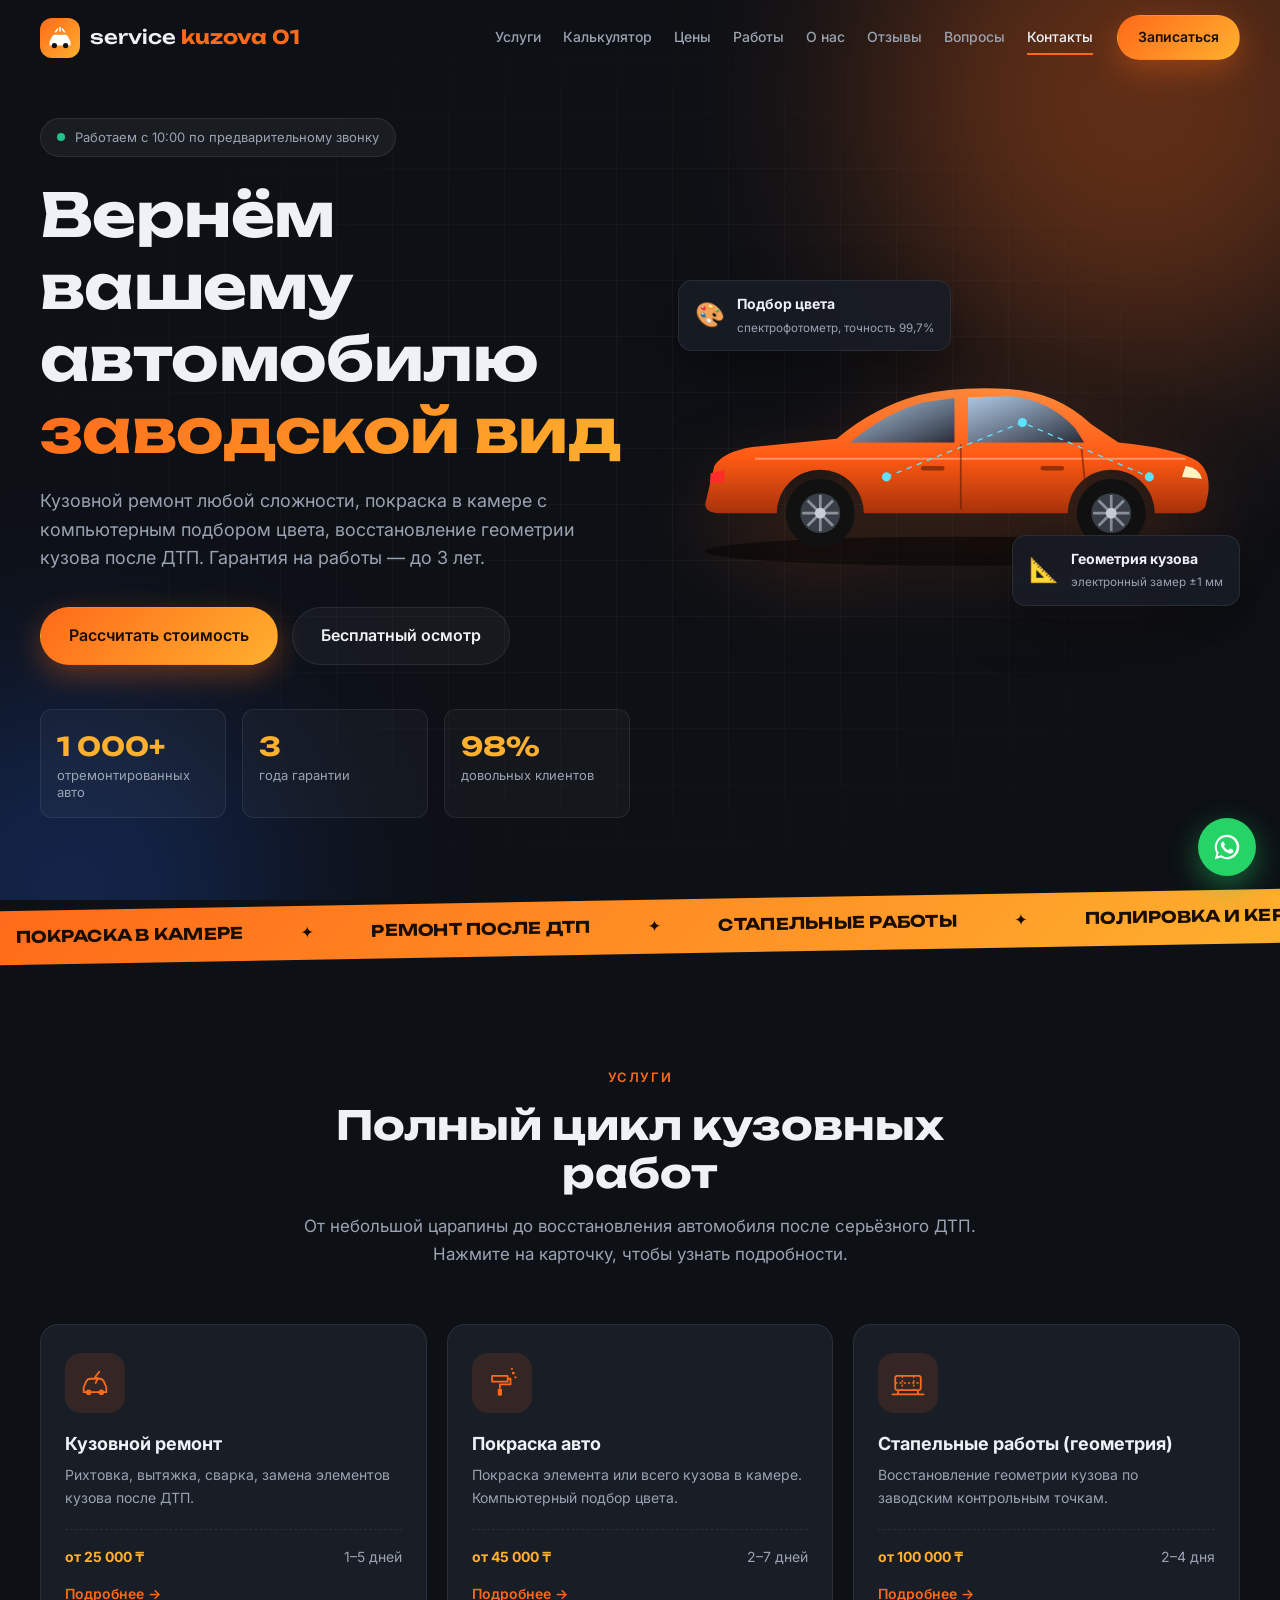
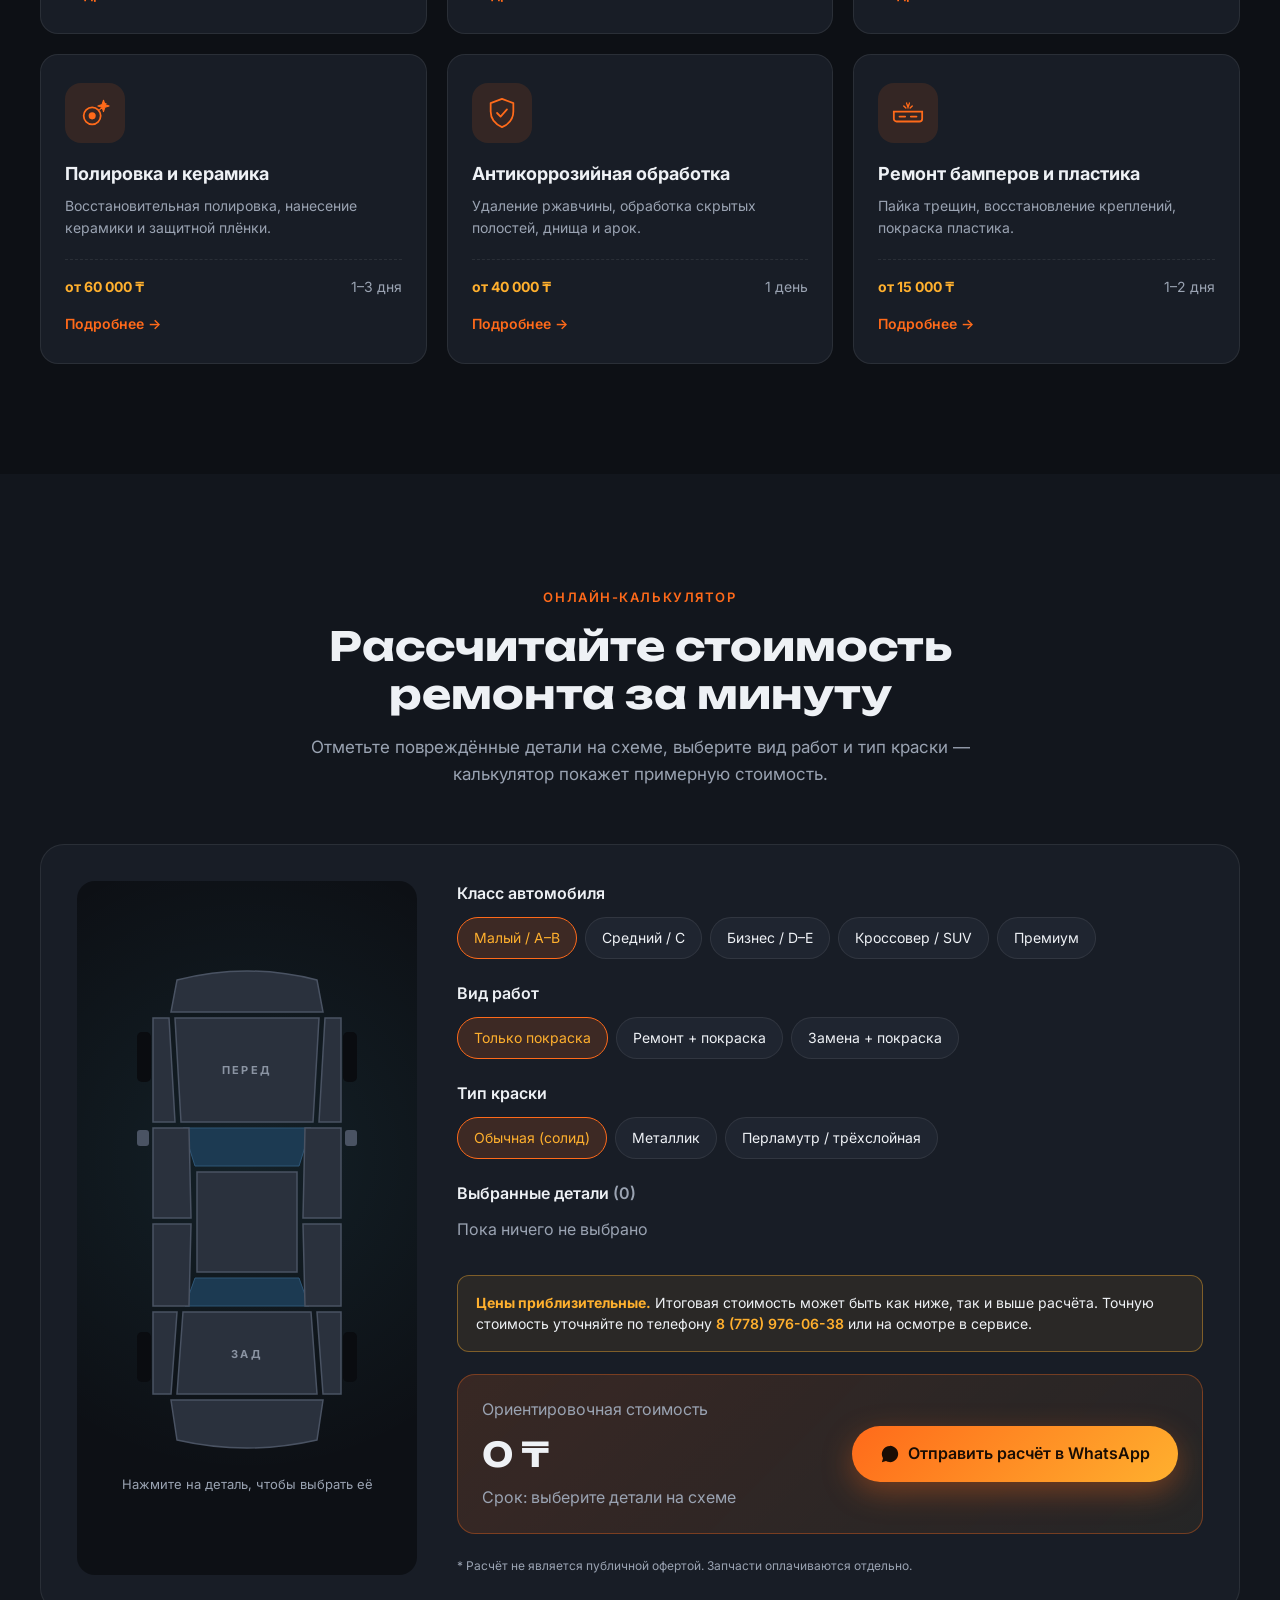
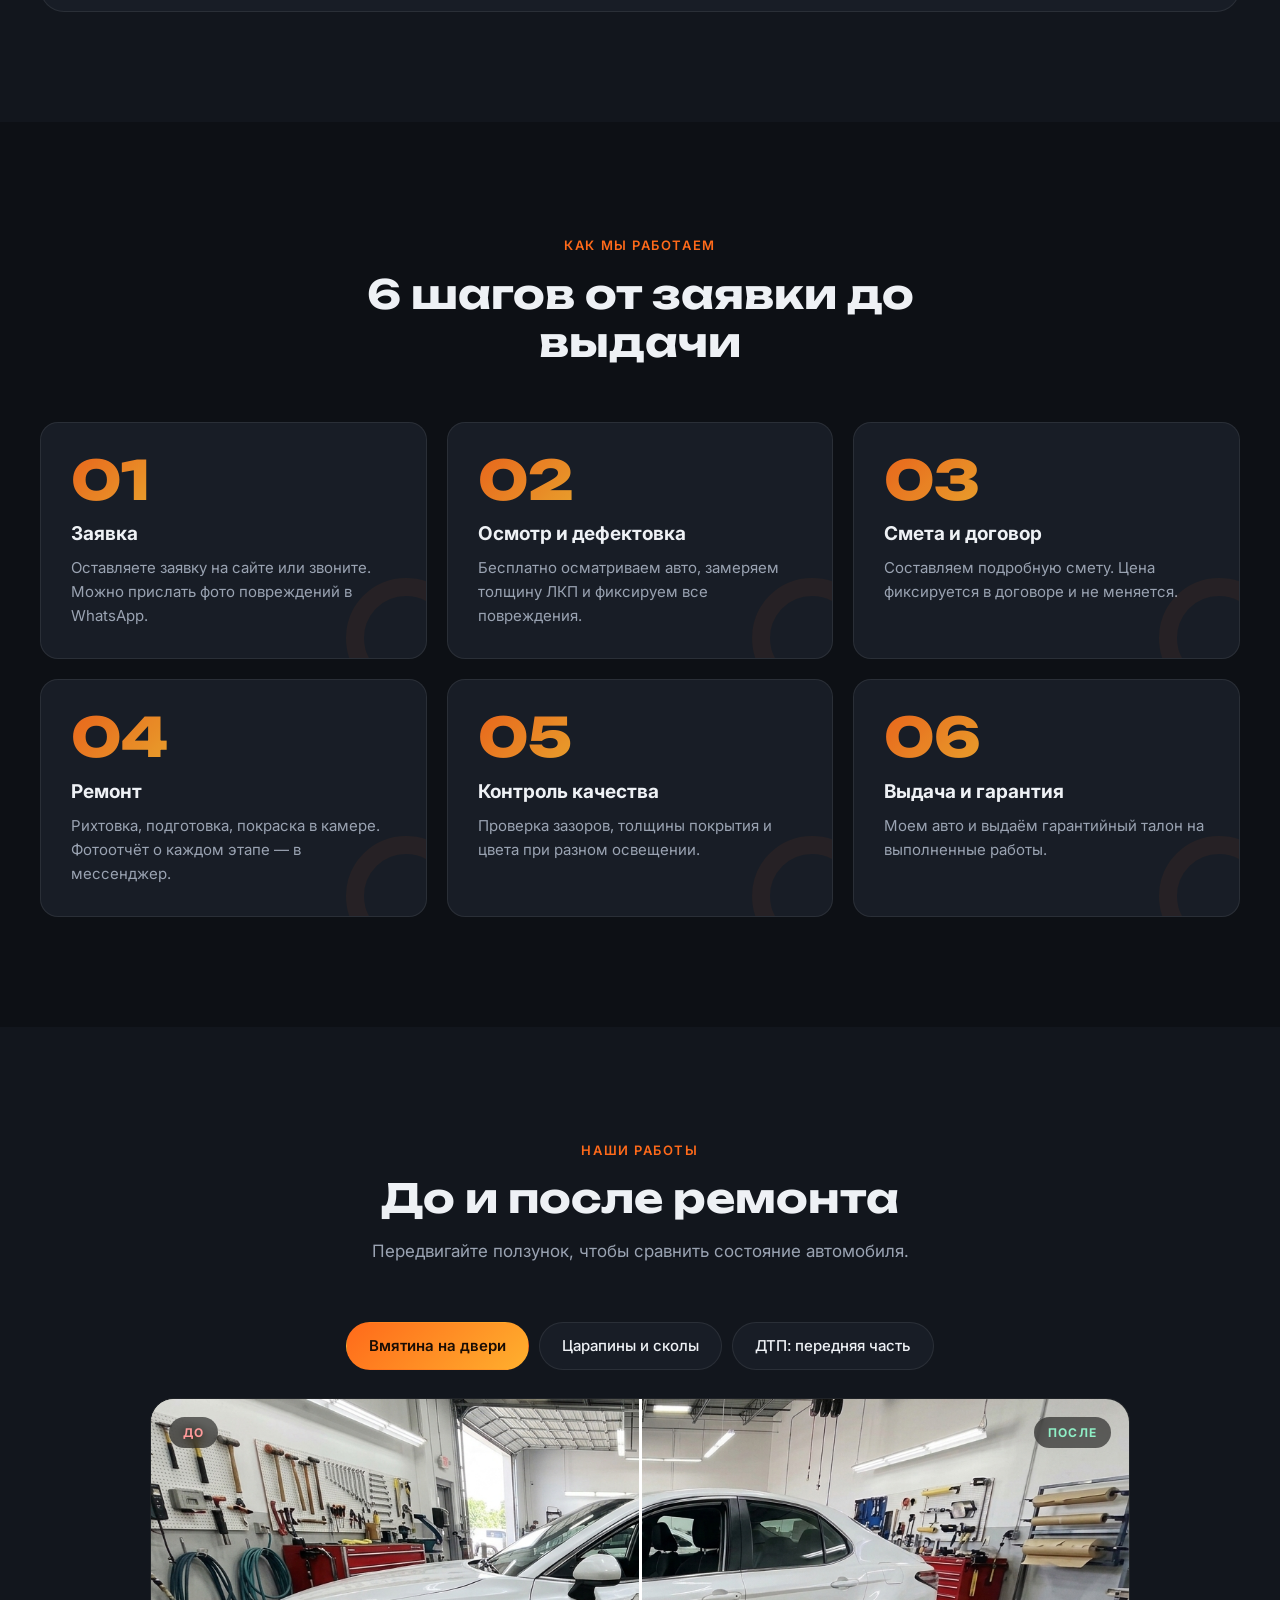
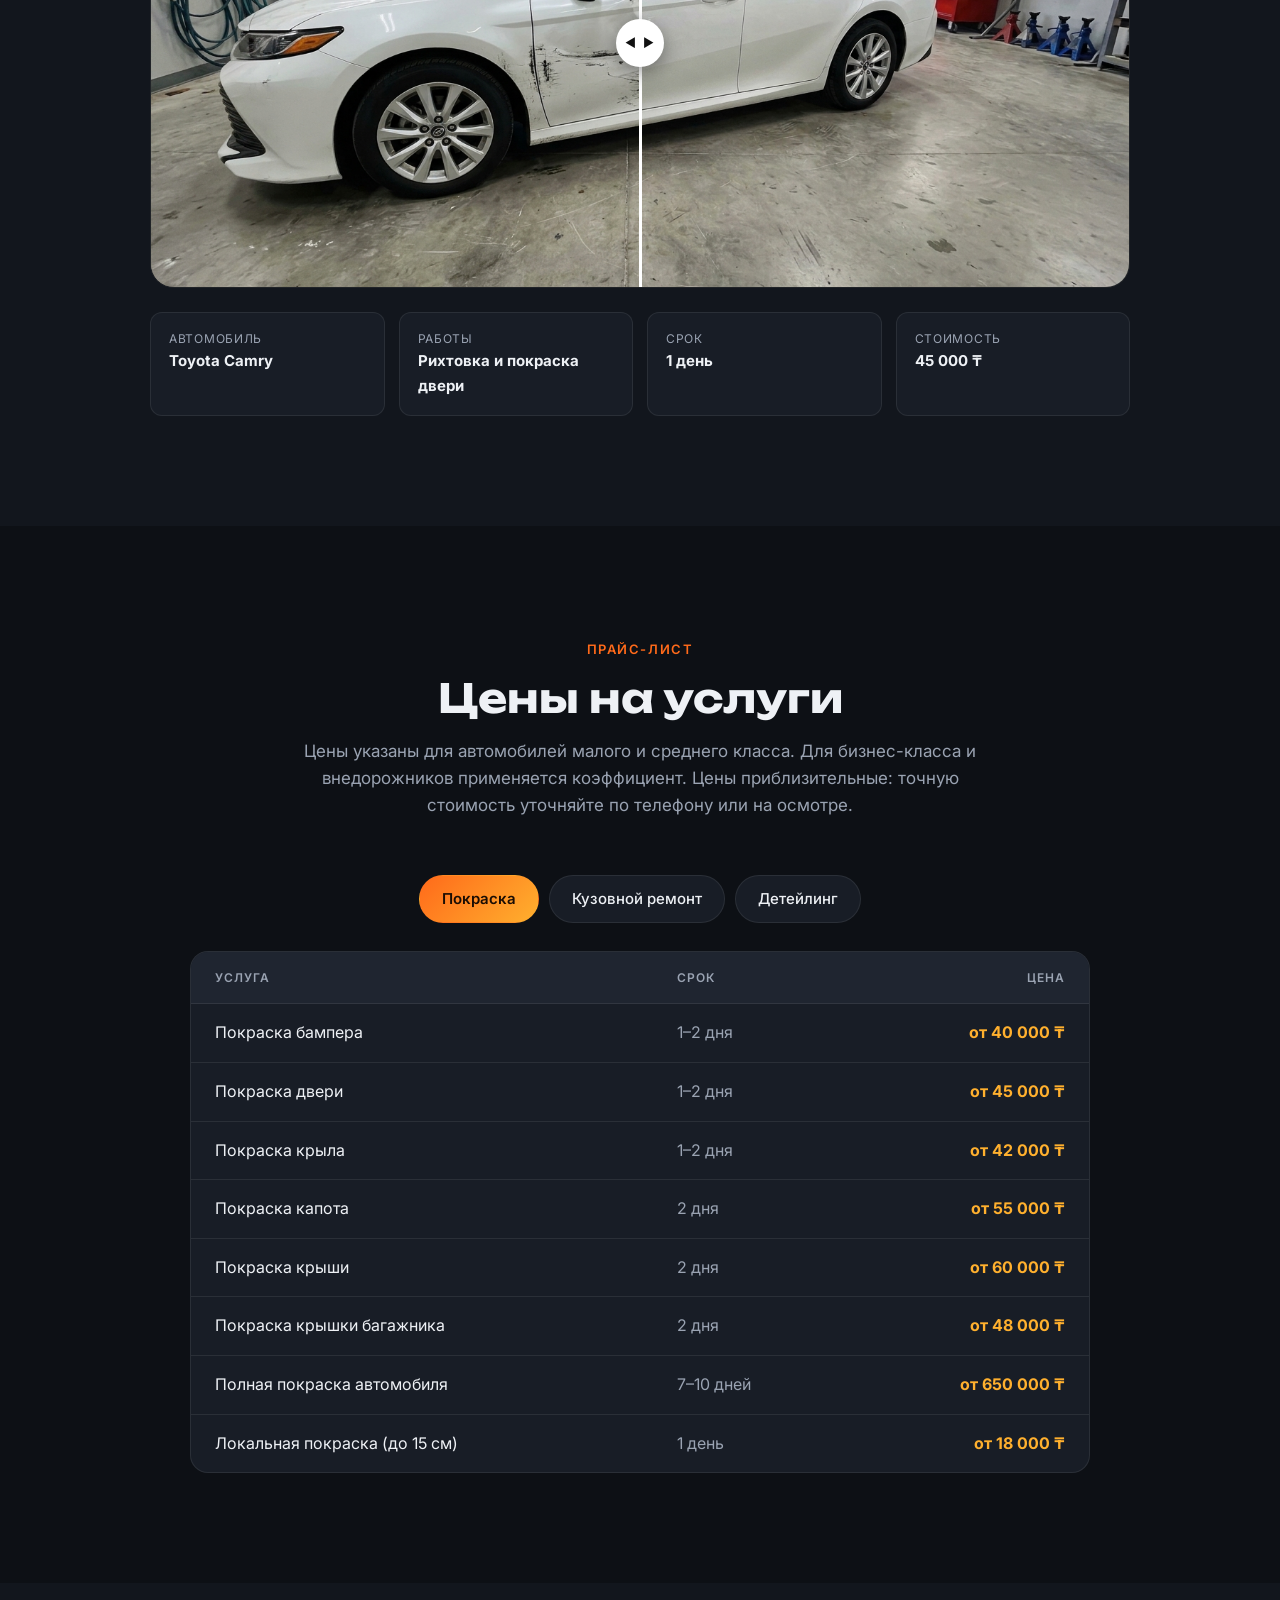
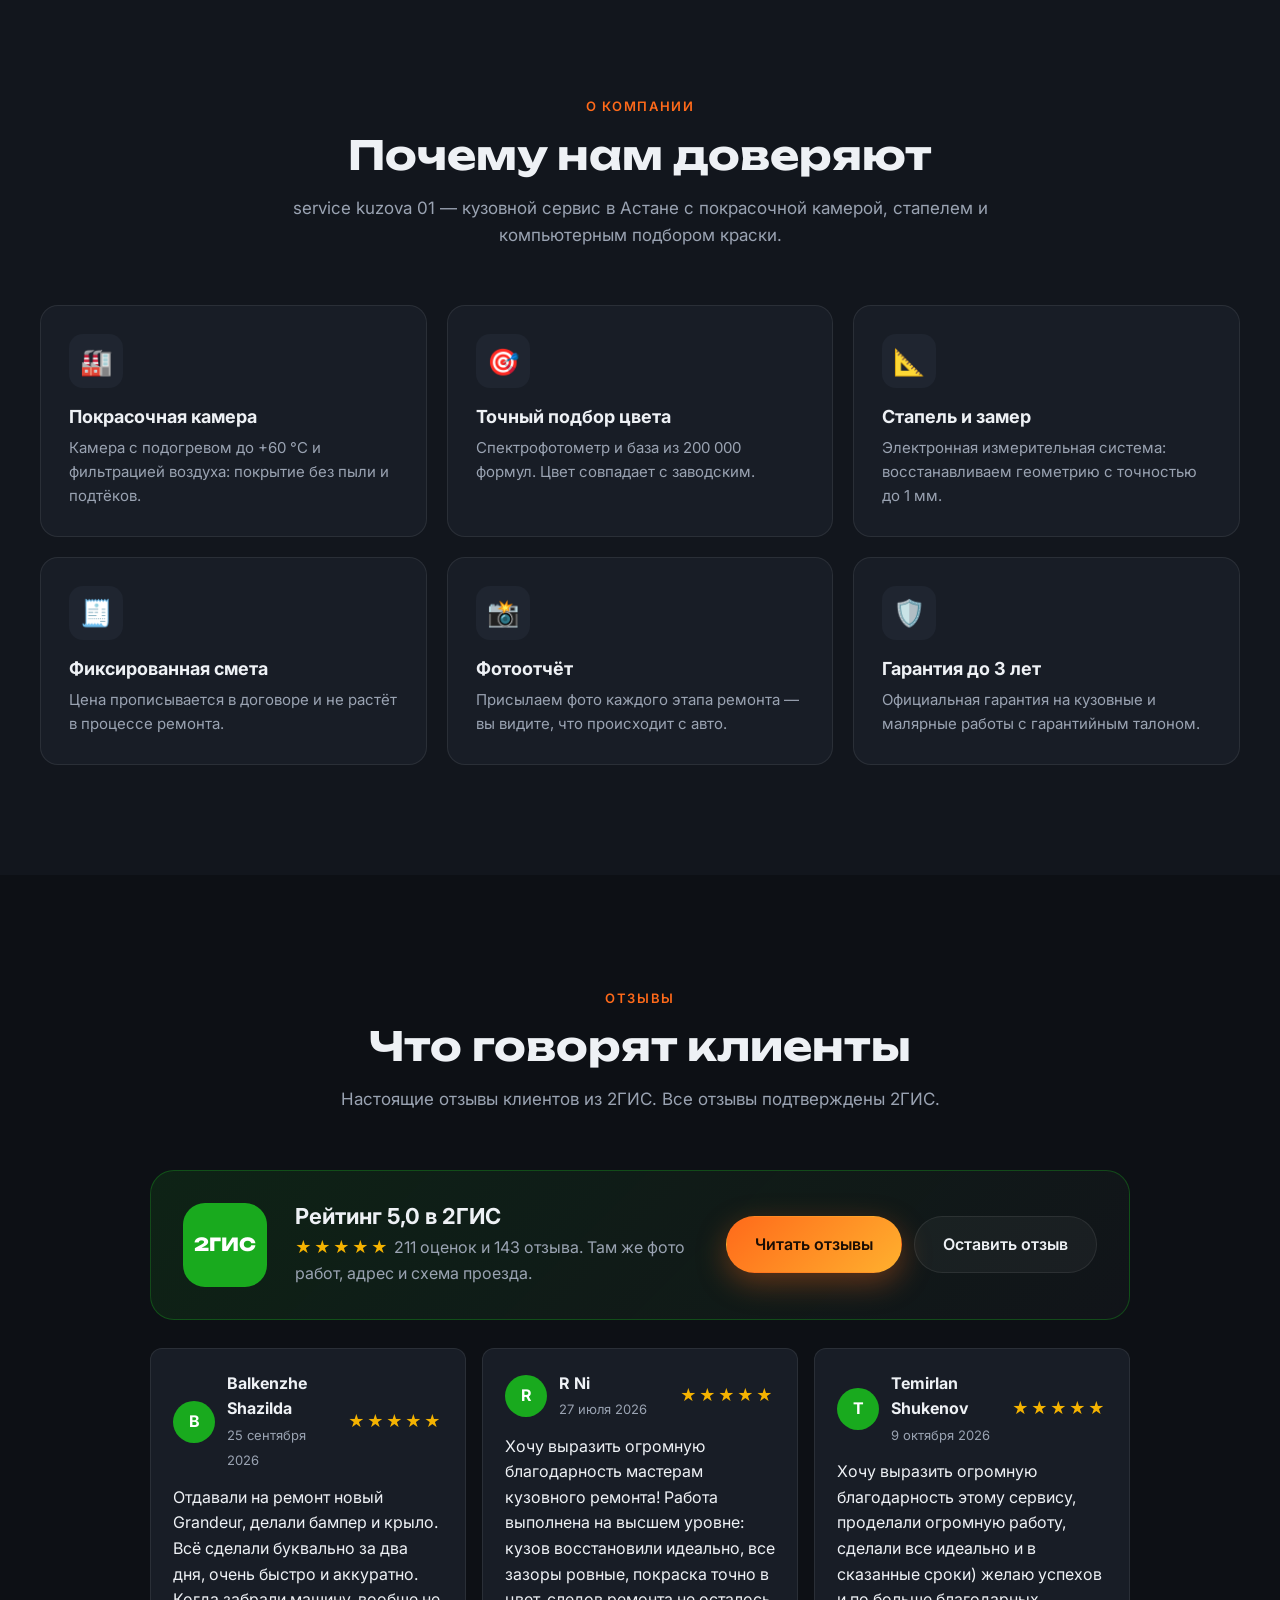
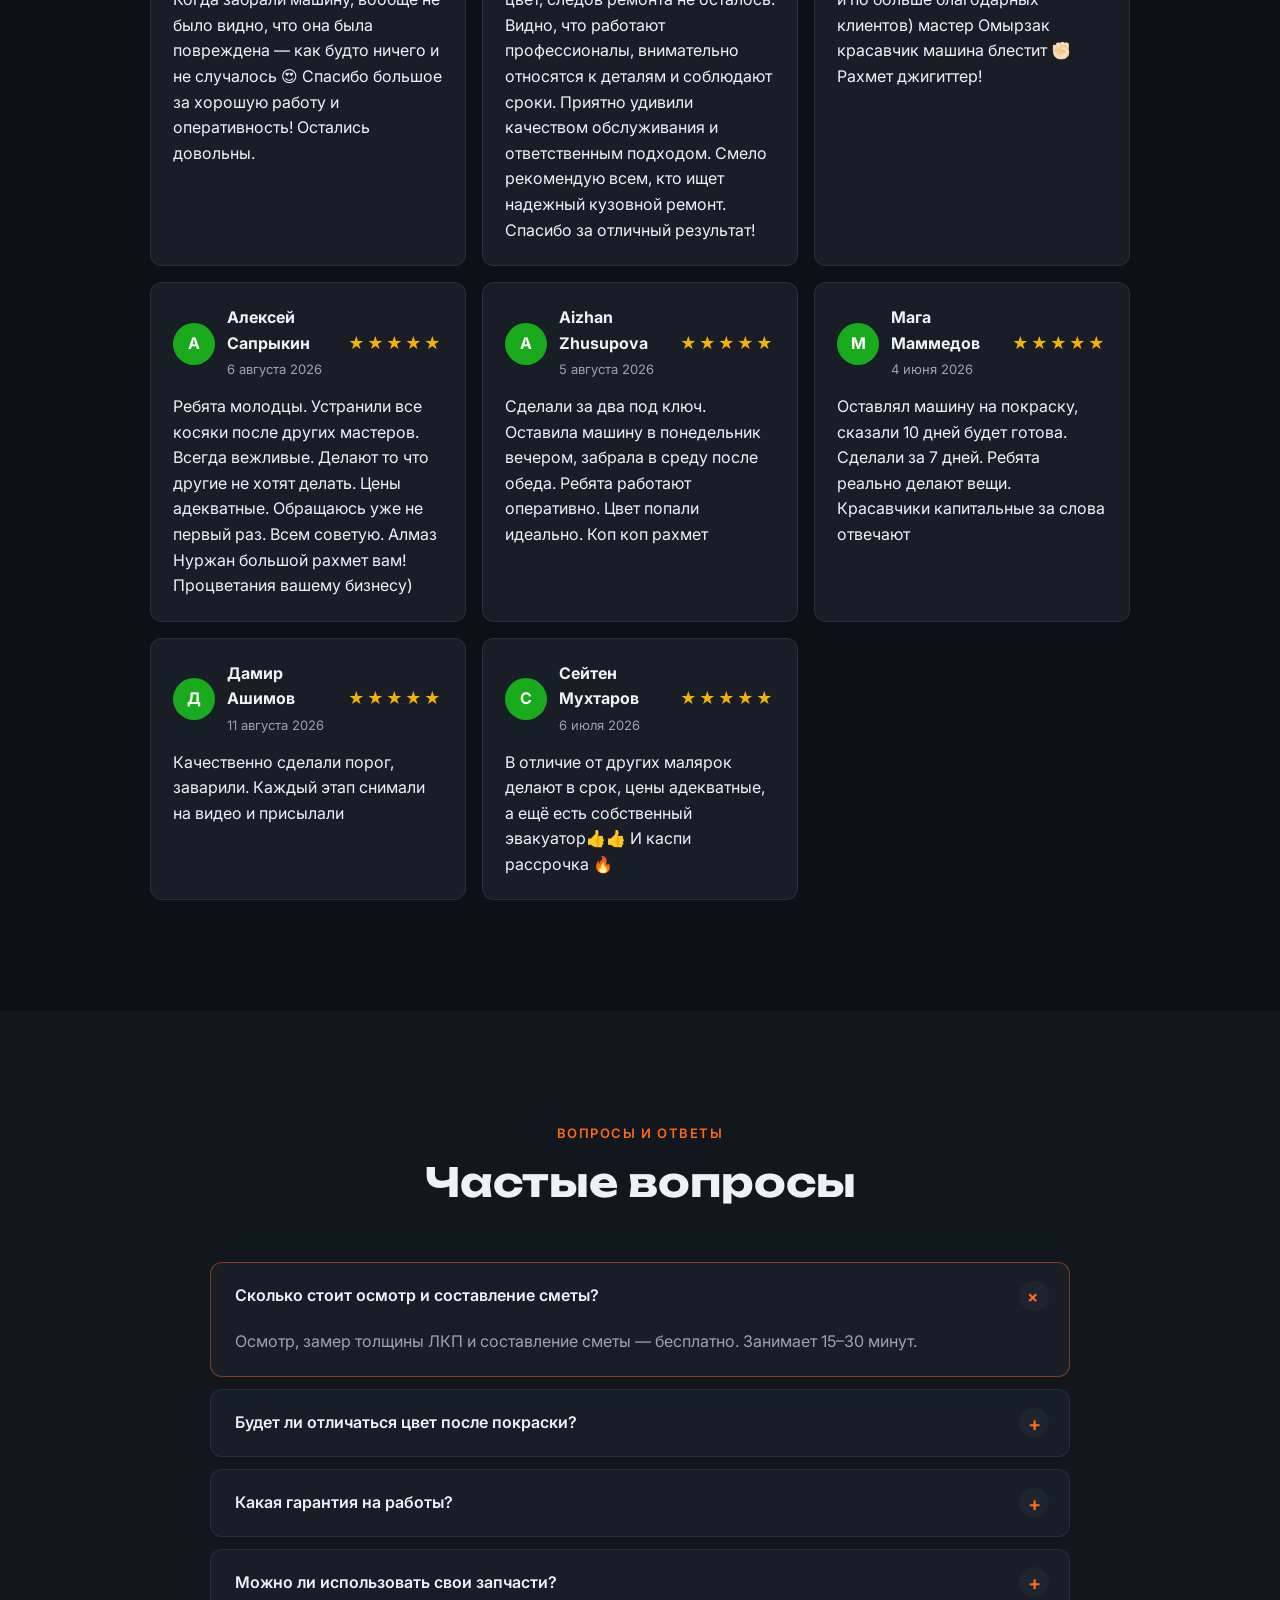
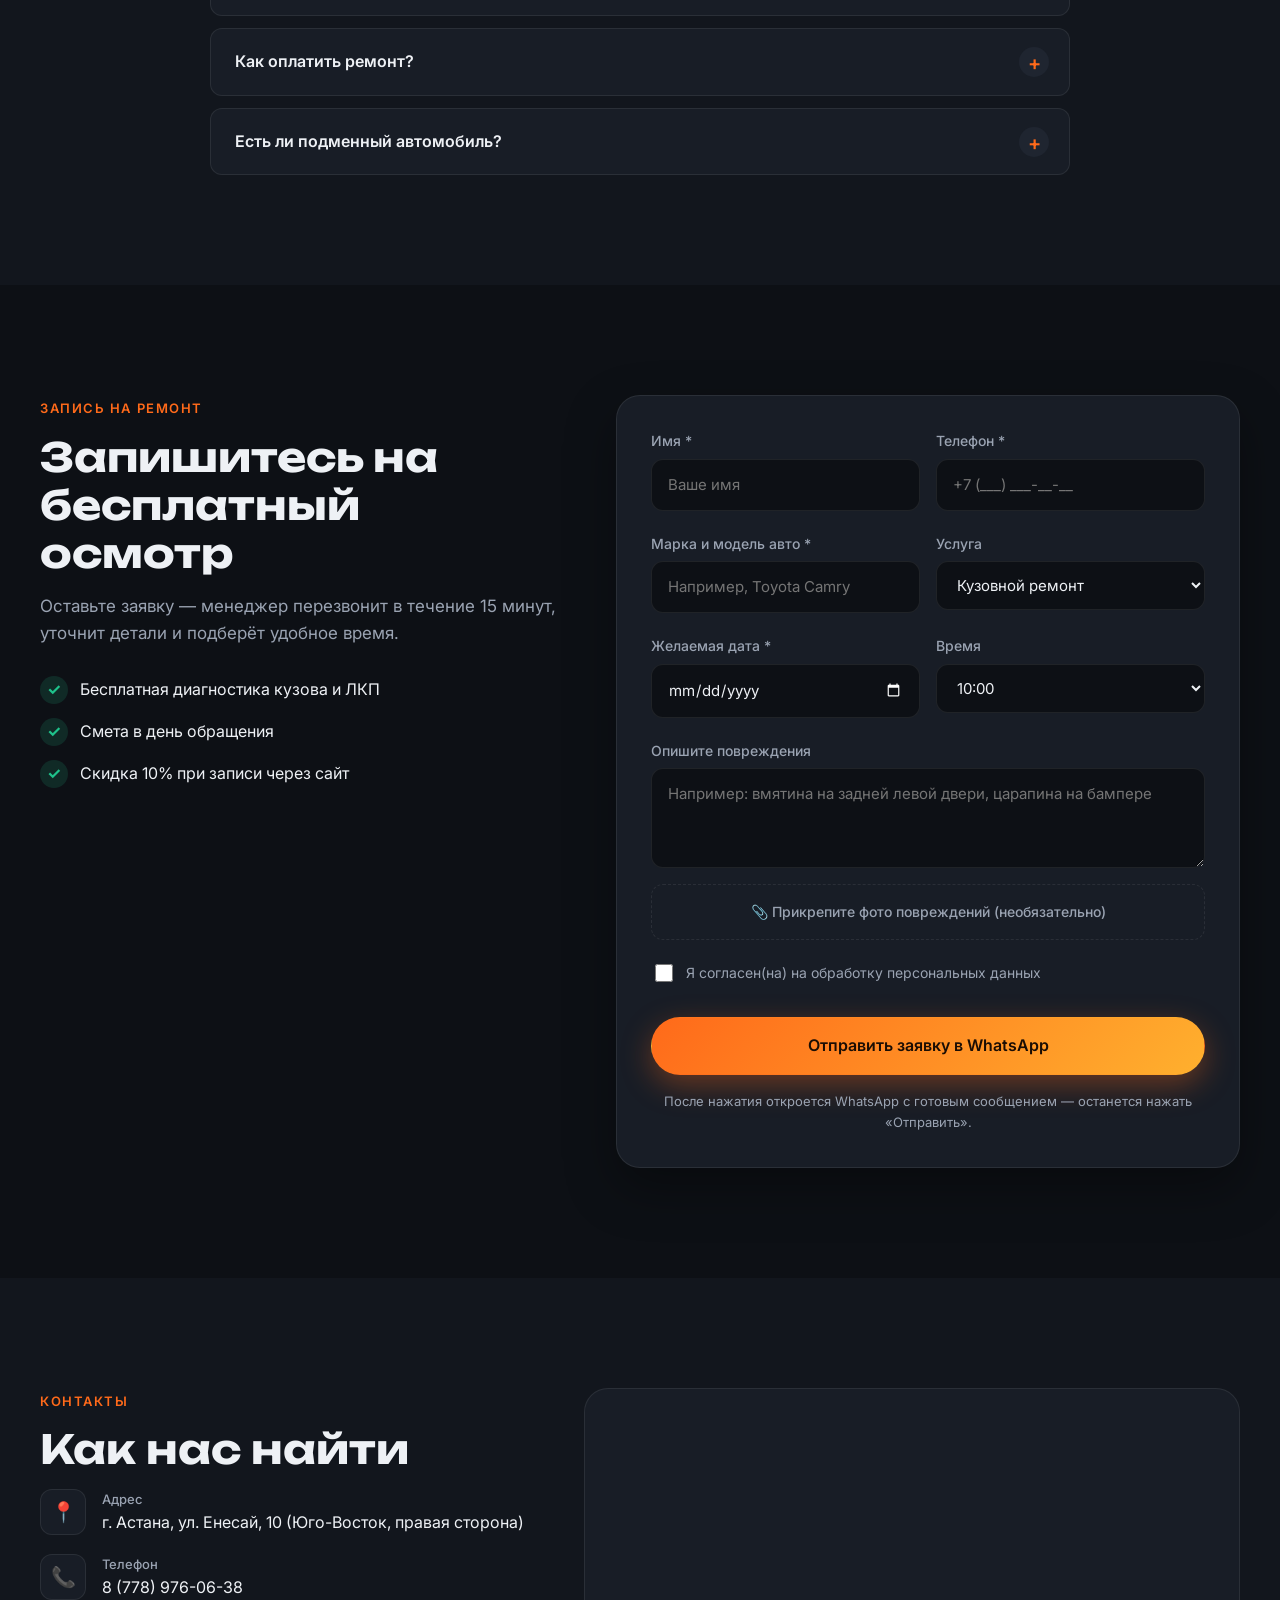
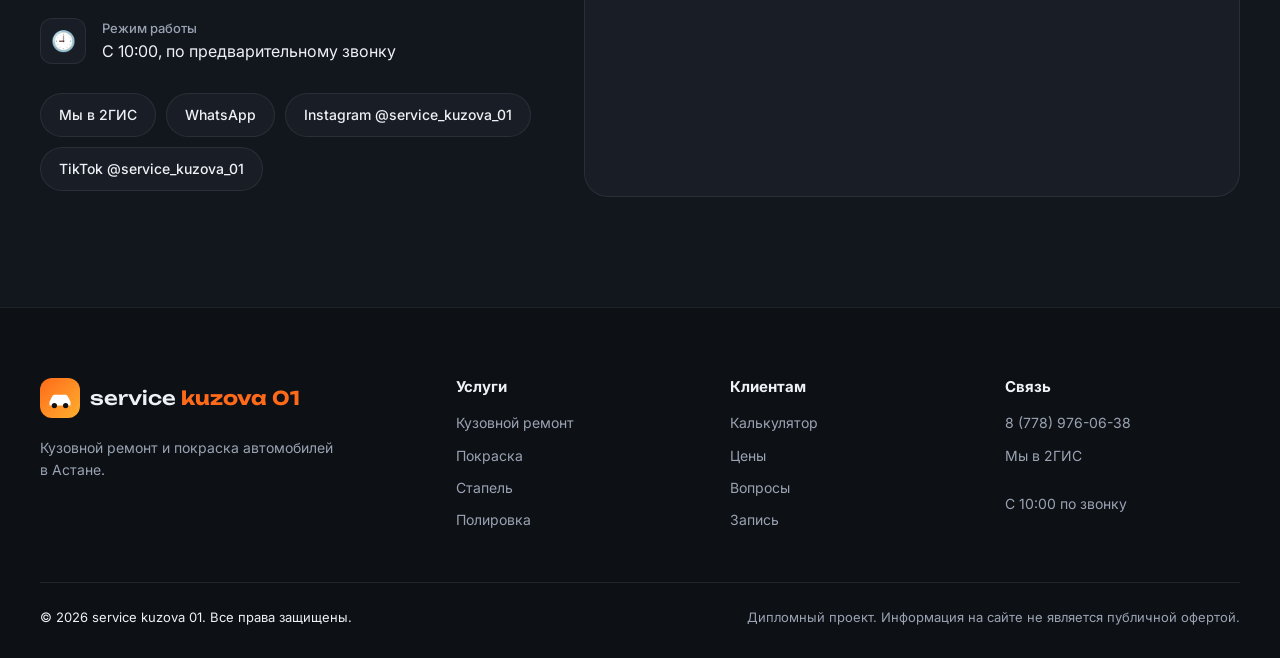
<file: index.html>
<!DOCTYPE html>
<html lang="ru">
<head>
  <meta charset="UTF-8" />
  <meta name="viewport" content="width=device-width, initial-scale=1.0" />
  <title>service kuzova 01 — кузовной ремонт и покраска автомобилей в Астане</title>
  <meta name="description" content="Кузовной ремонт, покраска, восстановление геометрии кузова, полировка и антикор. Гарантия до 3 лет. Астана." />
  <meta name="theme-color" content="#0d1015" />
  <link rel="icon" href="data:image/svg+xml,%3Csvg xmlns='http://www.w3.org/2000/svg' viewBox='0 0 64 64'%3E%3Crect width='64' height='64' rx='14' fill='%23ff6a1a'/%3E%3Cpath d='M12 40l5-10c1-2 3-3 5-3h20c2 0 4 1 5 3l5 10v6H12z' fill='%23fff'/%3E%3Ccircle cx='21' cy='46' r='5' fill='%230d1015'/%3E%3Ccircle cx='43' cy='46' r='5' fill='%230d1015'/%3E%3C/svg%3E" />
  <link rel="preconnect" href="https://fonts.googleapis.com" />
  <link rel="preconnect" href="https://fonts.gstatic.com" crossorigin />
  <link href="https://fonts.googleapis.com/css2?family=Inter:wght@400;500;600;700&family=Unbounded:wght@500;700;800&display=swap" rel="stylesheet" />
  <link rel="stylesheet" href="css/main.css" />
</head>
<body>

  <!-- ===================== ШАПКА ===================== -->
  <header class="header" id="header">
    <div class="container header__inner">
      <a href="#top" class="logo" aria-label="service kuzova 01 — на главную">
        <span class="logo__mark">
          <svg viewBox="0 0 40 40" aria-hidden="true"><path d="M6 25l3.5-7c.7-1.4 2-2.2 3.6-2.2h13.8c1.5 0 2.9.8 3.6 2.2L34 25v5H6z" fill="currentColor"/><circle cx="12.5" cy="30" r="3.5" fill="#0d1015"/><circle cx="27.5" cy="30" r="3.5" fill="#0d1015"/><path d="M14 12l3-4M20 11V6M26 12l-3-4" stroke="currentColor" stroke-width="2" stroke-linecap="round"/></svg>
        </span>
        <span class="logo__text">service <b>kuzova 01</b></span>
      </a>

      <nav class="nav" id="nav" aria-label="Основное меню">
        <a href="#services">Услуги</a>
        <a href="#calc">Калькулятор</a>
        <a href="#prices">Цены</a>
        <a href="#works">Работы</a>
        <a href="#about">О нас</a>
        <a href="#reviews">Отзывы</a>
        <a href="#faq">Вопросы</a>
        <a href="#contacts">Контакты</a>
      </nav>

      <div class="header__actions">
        <a href="tel:+77789760638" class="header__phone">
          <svg viewBox="0 0 24 24" aria-hidden="true"><path d="M6.6 10.8a15.1 15.1 0 006.6 6.6l2.2-2.2c.3-.3.7-.4 1-.2 1.1.4 2.3.6 3.6.6.6 0 1 .4 1 1V20c0 .6-.4 1-1 1A17 17 0 013 4c0-.6.4-1 1-1h3.5c.6 0 1 .4 1 1 0 1.3.2 2.5.6 3.6.1.3 0 .7-.2 1z" fill="currentColor"/></svg>
          8 (778) 976-06-38
        </a>
        <a href="#booking" class="btn btn--primary btn--sm">Записаться</a>
        <button class="burger" id="burger" aria-label="Открыть меню" aria-expanded="false"><span></span><span></span><span></span></button>
      </div>
    </div>
  </header>

  <main id="top">

    <!-- ===================== ГЛАВНЫЙ ЭКРАН ===================== -->
    <section class="hero">
      <div class="hero__bg" aria-hidden="true">
        <div class="hero__glow hero__glow--1"></div>
        <div class="hero__glow hero__glow--2"></div>
        <div class="hero__grid"></div>
      </div>

      <div class="container hero__inner">
        <div class="hero__content">
          <span class="badge"><span class="badge__dot"></span>Работаем с 10:00 по предварительному звонку</span>
          <h1 class="hero__title">Вернём вашему автомобилю <span class="text-gradient">заводской вид</span></h1>
          <p class="hero__text">
            Кузовной ремонт любой сложности, покраска в камере с компьютерным подбором цвета,
            восстановление геометрии кузова после ДТП.
            Гарантия на работы — до 3&nbsp;лет.
          </p>
          <div class="hero__buttons">
            <a href="#calc" class="btn btn--primary">Рассчитать стоимость</a>
            <a href="#booking" class="btn btn--ghost">Бесплатный осмотр</a>
          </div>

          <ul class="hero__stats">
            <li><b data-count="1000" data-suffix="+">0</b><span>отремонтированных авто</span></li>
            <li><b data-count="3">0</b><span>года гарантии</span></li>
            <li><b data-count="98" data-suffix="%">0</b><span>довольных клиентов</span></li>
          </ul>
        </div>

        <div class="hero__visual" aria-hidden="true">
          <div class="hero__card hero__card--top">
            <span class="hero__card-icon">🎨</span>
            <div><b>Подбор цвета</b><small>спектрофотометр, точность 99,7%</small></div>
          </div>
          <svg class="hero__car" viewBox="0 0 620 260">
            <defs>
              <linearGradient id="carBody" x1="0" y1="0" x2="0" y2="1">
                <stop offset="0" stop-color="#ff8a3d"/>
                <stop offset=".55" stop-color="#ff5a14"/>
                <stop offset="1" stop-color="#a8320a"/>
              </linearGradient>
              <linearGradient id="carGlass" x1="0" y1="0" x2="1" y2="1">
                <stop offset="0" stop-color="#9fd3ff" stop-opacity=".85"/>
                <stop offset="1" stop-color="#1c2a3a" stop-opacity=".95"/>
              </linearGradient>
              <linearGradient id="scan" x1="0" y1="0" x2="1" y2="0">
                <stop offset="0" stop-color="#5ee1ff" stop-opacity="0"/>
                <stop offset=".5" stop-color="#5ee1ff" stop-opacity=".9"/>
                <stop offset="1" stop-color="#5ee1ff" stop-opacity="0"/>
              </linearGradient>
              <clipPath id="carClip"><path d="M30 170 L40 128 Q50 112 82 107 L175 98 Q215 64 265 50 Q305 40 365 43 Q418 46 456 82 L486 102 Q548 108 572 122 Q588 133 585 158 L582 172 Q578 180 566 180 L526 180 A48 48 0 0 0 430 180 L205 180 A48 48 0 0 0 109 180 L46 180 Q30 180 30 170 Z"/></clipPath>
            </defs>
            <ellipse cx="310" cy="222" rx="280" ry="16" fill="#000" opacity=".45"/>
            <path d="M30 170 L40 128 Q50 112 82 107 L175 98 Q215 64 265 50 Q305 40 365 43 Q418 46 456 82 L486 102 Q548 108 572 122 Q588 133 585 158 L582 172 Q578 180 566 180 L526 180 A48 48 0 0 0 430 180 L205 180 A48 48 0 0 0 109 180 L46 180 Q30 180 30 170 Z" fill="url(#carBody)"/>
            <path d="M190 102 Q228 70 270 58 L305 53 L305 102 Z" fill="url(#carGlass)"/>
            <path d="M320 52 L366 51 Q408 54 438 86 L448 102 L320 102 Z" fill="url(#carGlass)"/>
            <path d="M85 120 L560 120" stroke="#fff" stroke-opacity=".35" stroke-width="2"/>
            <path d="M312 104 L312 176 M445 106 L452 176" stroke="#5a1a04" stroke-opacity=".55" stroke-width="2"/>
            <rect x="268" y="128" width="26" height="5" rx="2.5" fill="#5a1a04" opacity=".6"/>
            <rect x="400" y="128" width="26" height="5" rx="2.5" fill="#5a1a04" opacity=".6"/>
            <path d="M560 128 Q575 130 578 142 L556 140 Z" fill="#fff2c4"/>
            <path d="M36 136 L52 133 L50 146 L35 147 Z" fill="#ff2a2a"/>
            <g clip-path="url(#carClip)">
              <rect class="scan-line" x="-80" y="0" width="80" height="260" fill="url(#scan)"/>
            </g>
            <g class="wheel" style="transform-origin:157px 180px">
              <circle cx="157" cy="180" r="38" fill="#111"/><circle cx="157" cy="180" r="22" fill="#3a3f47"/>
              <path d="M157 160v40M137 180h40M143 166l28 28M171 166l-28 28" stroke="#8a919c" stroke-width="3"/>
              <circle cx="157" cy="180" r="6" fill="#c9ced6"/>
            </g>
            <g class="wheel" style="transform-origin:478px 180px">
              <circle cx="478" cy="180" r="38" fill="#111"/><circle cx="478" cy="180" r="22" fill="#3a3f47"/>
              <path d="M478 160v40M458 180h40M464 166l28 28M492 166l-28 28" stroke="#8a919c" stroke-width="3"/>
              <circle cx="478" cy="180" r="6" fill="#c9ced6"/>
            </g>
            <g class="measure">
              <circle cx="230" cy="140" r="5" fill="#5ee1ff"/><circle cx="380" cy="80" r="5" fill="#5ee1ff"/><circle cx="520" cy="140" r="5" fill="#5ee1ff"/>
              <path d="M230 140 L380 80 L520 140" stroke="#5ee1ff" stroke-width="1.5" stroke-dasharray="6 6" fill="none"/>
            </g>
          </svg>
          <div class="hero__card hero__card--bottom">
            <span class="hero__card-icon">📐</span>
            <div><b>Геометрия кузова</b><small>электронный замер ±1 мм</small></div>
          </div>
        </div>
      </div>
    </section>

    <!-- ===================== БЕГУЩАЯ СТРОКА ===================== -->
    <div class="ticker" aria-hidden="true">
      <div class="ticker__track">
        <span>Покраска в камере</span><span>Ремонт после ДТП</span><span>Стапельные работы</span><span>Полировка и керамика</span><span>Антикор</span><span>Ремонт бамперов</span><span>Подбор цвета</span>
        <span>Покраска в камере</span><span>Ремонт после ДТП</span><span>Стапельные работы</span><span>Полировка и керамика</span><span>Антикор</span><span>Ремонт бамперов</span><span>Подбор цвета</span>
      </div>
    </div>

    <!-- ===================== УСЛУГИ ===================== -->
    <section class="section" id="services">
      <div class="container">
        <div class="section__head reveal">
          <span class="section__tag">Услуги</span>
          <h2 class="section__title">Полный цикл кузовных работ</h2>
          <p class="section__text">От небольшой царапины до восстановления автомобиля после серьёзного ДТП. Нажмите на карточку, чтобы узнать подробности.</p>
        </div>

        <div class="services">
          <article class="service reveal" data-service="body">
            <div class="service__icon"><svg viewBox="0 0 48 48"><path d="M8 30l4-9c1-2 3-3 5-3h14c2 0 4 1 5 3l4 9v7H8z" fill="none" stroke="currentColor" stroke-width="2.5" stroke-linejoin="round"/><circle cx="15" cy="37" r="4" fill="currentColor"/><circle cx="33" cy="37" r="4" fill="currentColor"/><path d="M30 8l-6 8 4 1-3 7" stroke="currentColor" stroke-width="2.5" fill="none" stroke-linecap="round" stroke-linejoin="round"/></svg></div>
            <h3>Кузовной ремонт</h3>
            <p>Рихтовка, вытяжка, сварка, замена элементов кузова после ДТП.</p>
            <div class="service__meta"><span>от 25 000 ₸</span><span>1–5 дней</span></div>
            <button class="service__more">Подробнее →</button>
          </article>

          <article class="service reveal" data-service="paint">
            <div class="service__icon"><svg viewBox="0 0 48 48"><path d="M10 14h22v8H10z" fill="none" stroke="currentColor" stroke-width="2.5" stroke-linejoin="round"/><path d="M32 18h4v8H21v6" fill="none" stroke="currentColor" stroke-width="2.5" stroke-linejoin="round"/><rect x="18" y="32" width="6" height="10" rx="2" fill="currentColor"/><circle cx="40" cy="10" r="2" fill="currentColor"/><circle cx="43" cy="16" r="1.5" fill="currentColor"/><circle cx="38" cy="4" r="1.5" fill="currentColor"/></svg></div>
            <h3>Покраска авто</h3>
            <p>Покраска элемента или всего кузова в камере. Компьютерный подбор цвета.</p>
            <div class="service__meta"><span>от 45 000 ₸</span><span>2–7 дней</span></div>
            <button class="service__more">Подробнее →</button>
          </article>

          <article class="service reveal" data-service="frame">
            <div class="service__icon"><svg viewBox="0 0 48 48"><rect x="6" y="14" width="36" height="20" rx="3" fill="none" stroke="currentColor" stroke-width="2.5"/><path d="M6 24h36M16 14v20M32 14v20" stroke="currentColor" stroke-width="2" stroke-dasharray="3 3"/><path d="M2 40h44" stroke="currentColor" stroke-width="2.5" stroke-linecap="round"/><path d="M10 34v6M38 34v6" stroke="currentColor" stroke-width="2.5"/></svg></div>
            <h3>Стапельные работы (геометрия)</h3>
            <p>Восстановление геометрии кузова по заводским контрольным точкам.</p>
            <div class="service__meta"><span>от 100 000 ₸</span><span>2–4 дня</span></div>
            <button class="service__more">Подробнее →</button>
          </article>

          <article class="service reveal" data-service="polish">
            <div class="service__icon"><svg viewBox="0 0 48 48"><circle cx="20" cy="28" r="12" fill="none" stroke="currentColor" stroke-width="2.5"/><circle cx="20" cy="28" r="5" fill="currentColor"/><path d="M30 20l10-10M36 6l2 6 6 2-6 2-2 6-2-6-6-2 6-2z" fill="currentColor" stroke="currentColor" stroke-width="1.5" stroke-linejoin="round"/></svg></div>
            <h3>Полировка и керамика</h3>
            <p>Восстановительная полировка, нанесение керамики и защитной плёнки.</p>
            <div class="service__meta"><span>от 60 000 ₸</span><span>1–3 дня</span></div>
            <button class="service__more">Подробнее →</button>
          </article>

          <article class="service reveal" data-service="anticor">
            <div class="service__icon"><svg viewBox="0 0 48 48"><path d="M24 4l16 6v12c0 10-7 18-16 22C15 40 8 32 8 22V10z" fill="none" stroke="currentColor" stroke-width="2.5" stroke-linejoin="round"/><path d="M17 24l5 5 9-10" fill="none" stroke="currentColor" stroke-width="2.5" stroke-linecap="round" stroke-linejoin="round"/></svg></div>
            <h3>Антикоррозийная обработка</h3>
            <p>Удаление ржавчины, обработка скрытых полостей, днища и арок.</p>
            <div class="service__meta"><span>от 40 000 ₸</span><span>1 день</span></div>
            <button class="service__more">Подробнее →</button>
          </article>

          <article class="service reveal" data-service="plastic">
            <div class="service__icon"><svg viewBox="0 0 48 48"><path d="M4 22h40v10a4 4 0 01-4 4H8a4 4 0 01-4-4z" fill="none" stroke="currentColor" stroke-width="2.5"/><path d="M12 29h8M28 29h8" stroke="currentColor" stroke-width="2.5" stroke-linecap="round"/><path d="M22 10l2 6 2-6M18 14l3 3M30 14l-3 3" stroke="currentColor" stroke-width="2" stroke-linecap="round"/></svg></div>
            <h3>Ремонт бамперов и пластика</h3>
            <p>Пайка трещин, восстановление креплений, покраска пластика.</p>
            <div class="service__meta"><span>от 15 000 ₸</span><span>1–2 дня</span></div>
            <button class="service__more">Подробнее →</button>
          </article>
        </div>
      </div>
    </section>

    <!-- ===================== КАЛЬКУЛЯТОР ===================== -->
    <section class="section section--alt" id="calc">
      <div class="container">
        <div class="section__head reveal">
          <span class="section__tag">Онлайн-калькулятор</span>
          <h2 class="section__title">Рассчитайте стоимость ремонта за минуту</h2>
          <p class="section__text">Отметьте повреждённые детали на схеме, выберите вид работ и тип краски — калькулятор покажет примерную стоимость.</p>
        </div>

        <div class="calc reveal">
          <div class="calc__scheme">
            <svg class="car-top" id="carTop" viewBox="0 0 260 500" aria-label="Схема автомобиля, вид сверху">
              <rect x="20" y="70" width="14" height="50" rx="5" class="tire"/><rect x="226" y="70" width="14" height="50" rx="5" class="tire"/>
              <rect x="20" y="370" width="14" height="50" rx="5" class="tire"/><rect x="226" y="370" width="14" height="50" rx="5" class="tire"/>

              <path class="part" data-part="bumperF" d="M60 18 Q130 0 200 18 L206 50 L54 50 Z"/>
              <path class="part" data-part="hood" d="M58 56 L202 56 L196 160 L64 160 Z"/>
              <path class="glass" d="M66 166 L194 166 L182 204 L78 204 Z"/>
              <path class="part" data-part="roof" d="M80 210 L180 210 L180 310 L80 310 Z"/>
              <path class="glass" d="M78 316 L182 316 L192 344 L68 344 Z"/>
              <path class="part" data-part="trunk" d="M66 350 L194 350 L200 432 L60 432 Z"/>
              <path class="part" data-part="bumperR" d="M54 438 L206 438 L200 478 Q130 494 60 478 Z"/>

              <path class="part" data-part="fenderFL" d="M36 56 L52 56 L58 160 L36 160 Z"/>
              <path class="part" data-part="doorFL" d="M36 166 L72 166 L74 256 L36 256 Z"/>
              <path class="part" data-part="doorRL" d="M36 262 L74 262 L72 344 L36 344 Z"/>
              <path class="part" data-part="fenderRL" d="M36 350 L60 350 L54 432 L36 432 Z"/>

              <path class="part" data-part="fenderFR" d="M224 56 L208 56 L202 160 L224 160 Z"/>
              <path class="part" data-part="doorFR" d="M224 166 L188 166 L186 256 L224 256 Z"/>
              <path class="part" data-part="doorRR" d="M224 262 L186 262 L188 344 L224 344 Z"/>
              <path class="part" data-part="fenderRR" d="M224 350 L200 350 L206 432 L224 432 Z"/>

              <rect x="20" y="168" width="12" height="16" rx="3" class="mirror"/><rect x="228" y="168" width="12" height="16" rx="3" class="mirror"/>
              <text x="130" y="112" class="car-label">ПЕРЕД</text>
              <text x="130" y="396" class="car-label">ЗАД</text>
            </svg>
            <p class="calc__hint">Нажмите на деталь, чтобы выбрать её</p>
          </div>

          <div class="calc__form">
            <div class="field">
              <label class="field__label">Класс автомобиля</label>
              <div class="chips" data-group="carClass">
                <button type="button" class="chip is-active" data-value="1">Малый / A–B</button>
                <button type="button" class="chip" data-value="1.15">Средний / C</button>
                <button type="button" class="chip" data-value="1.35">Бизнес / D–E</button>
                <button type="button" class="chip" data-value="1.5">Кроссовер / SUV</button>
                <button type="button" class="chip" data-value="1.8">Премиум</button>
              </div>
            </div>

            <div class="field">
              <label class="field__label">Вид работ</label>
              <div class="chips" data-group="work">
                <button type="button" class="chip is-active" data-value="paint">Только покраска</button>
                <button type="button" class="chip" data-value="repair">Ремонт + покраска</button>
                <button type="button" class="chip" data-value="replace">Замена + покраска</button>
              </div>
            </div>

            <div class="field">
              <label class="field__label">Тип краски</label>
              <div class="chips" data-group="paint">
                <button type="button" class="chip is-active" data-value="1">Обычная (солид)</button>
                <button type="button" class="chip" data-value="1.15">Металлик</button>
                <button type="button" class="chip" data-value="1.35">Перламутр / трёхслойная</button>
              </div>
            </div>

            <div class="field">
              <label class="field__label">Выбранные детали <span class="muted" id="partsCount">(0)</span></label>
              <ul class="selected-parts" id="selectedParts"><li class="muted">Пока ничего не выбрано</li></ul>
            </div>

            <div class="calc__warn" role="note">
              <b>Цены приблизительные.</b> Итоговая стоимость может быть как ниже, так и выше расчёта.
              Точную стоимость уточняйте по телефону <a href="tel:+77789760638">8 (778) 976-06-38</a> или на осмотре в сервисе.
            </div>
            <div class="calc__result">
              <div>
                <span class="muted">Ориентировочная стоимость</span>
                <div class="calc__price" id="calcPrice">0 ₸</div>
                <span class="muted" id="calcDays">Срок: —</span>
              </div>
              <button type="button" class="btn btn--primary btn--wa" id="calcBook">Отправить расчёт в WhatsApp</button>
            </div>
            <p class="calc__note">* Расчёт не является публичной офертой. Запчасти оплачиваются отдельно.</p>
          </div>
        </div>
      </div>
    </section>

    <!-- ===================== ЭТАПЫ ===================== -->
    <section class="section" id="process">
      <div class="container">
        <div class="section__head reveal">
          <span class="section__tag">Как мы работаем</span>
          <h2 class="section__title">6 шагов от заявки до выдачи</h2>
        </div>
        <ol class="steps">
          <li class="step reveal"><span class="step__num">01</span><h3>Заявка</h3><p>Оставляете заявку на сайте или звоните. Можно прислать фото повреждений в WhatsApp.</p></li>
          <li class="step reveal"><span class="step__num">02</span><h3>Осмотр и дефектовка</h3><p>Бесплатно осматриваем авто, замеряем толщину ЛКП и фиксируем все повреждения.</p></li>
          <li class="step reveal"><span class="step__num">03</span><h3>Смета и договор</h3><p>Составляем подробную смету. Цена фиксируется в договоре и не меняется.</p></li>
          <li class="step reveal"><span class="step__num">04</span><h3>Ремонт</h3><p>Рихтовка, подготовка, покраска в камере. Фотоотчёт о каждом этапе — в мессенджер.</p></li>
          <li class="step reveal"><span class="step__num">05</span><h3>Контроль качества</h3><p>Проверка зазоров, толщины покрытия и цвета при разном освещении.</p></li>
          <li class="step reveal"><span class="step__num">06</span><h3>Выдача и гарантия</h3><p>Моем авто и выдаём гарантийный талон на выполненные работы.</p></li>
        </ol>
      </div>
    </section>

    <!-- ===================== ДО / ПОСЛЕ ===================== -->
    <section class="section section--alt" id="works">
      <div class="container">
        <div class="section__head reveal">
          <span class="section__tag">Наши работы</span>
          <h2 class="section__title">До и после ремонта</h2>
          <p class="section__text">Передвигайте ползунок, чтобы сравнить состояние автомобиля.</p>
        </div>

        <div class="works reveal">
          <div class="works__tabs" role="tablist">
            <button class="works__tab is-active" data-case="0">Вмятина на двери</button>
            <button class="works__tab" data-case="1">Царапины и сколы</button>
            <button class="works__tab" data-case="2">ДТП: передняя часть</button>
          </div>

          <div class="ba" id="ba">
            <div class="ba__layer ba__after" id="baAfter"></div>
            <div class="ba__layer ba__before" id="baBefore"></div>
            <span class="ba__label ba__label--before">ДО</span>
            <span class="ba__label ba__label--after">ПОСЛЕ</span>
            <div class="ba__handle" id="baHandle"><span></span></div>
            <input type="range" min="0" max="100" value="50" class="ba__range" id="baRange" aria-label="Сравнение до и после" />
          </div>

          <div class="works__info" id="worksInfo"></div>
        </div>
      </div>
    </section>

    <!-- ===================== ЦЕНЫ ===================== -->
    <section class="section" id="prices">
      <div class="container">
        <div class="section__head reveal">
          <span class="section__tag">Прайс-лист</span>
          <h2 class="section__title">Цены на услуги</h2>
          <p class="section__text">Цены указаны для автомобилей малого и среднего класса. Для бизнес-класса и внедорожников применяется коэффициент. Цены приблизительные: точную стоимость уточняйте по телефону или на осмотре.</p>
        </div>

        <div class="prices reveal">
          <div class="prices__tabs" role="tablist">
            <button class="prices__tab is-active" data-tab="p1">Покраска</button>
            <button class="prices__tab" data-tab="p2">Кузовной ремонт</button>
            <button class="prices__tab" data-tab="p4">Детейлинг</button>
          </div>

          <div class="prices__panel is-active" id="p1">
            <table class="price-table">
              <thead><tr><th>Услуга</th><th>Срок</th><th>Цена</th></tr></thead>
              <tbody>
                <tr><td>Покраска бампера</td><td>1–2 дня</td><td>от 40 000 ₸</td></tr>
                <tr><td>Покраска двери</td><td>1–2 дня</td><td>от 45 000 ₸</td></tr>
                <tr><td>Покраска крыла</td><td>1–2 дня</td><td>от 42 000 ₸</td></tr>
                <tr><td>Покраска капота</td><td>2 дня</td><td>от 55 000 ₸</td></tr>
                <tr><td>Покраска крыши</td><td>2 дня</td><td>от 60 000 ₸</td></tr>
                <tr><td>Покраска крышки багажника</td><td>2 дня</td><td>от 48 000 ₸</td></tr>
                <tr><td>Полная покраска автомобиля</td><td>7–10 дней</td><td>от 650 000 ₸</td></tr>
                <tr><td>Локальная покраска (до 15 см)</td><td>1 день</td><td>от 18 000 ₸</td></tr>
              </tbody>
            </table>
          </div>

          <div class="prices__panel" id="p2">
            <table class="price-table">
              <thead><tr><th>Услуга</th><th>Срок</th><th>Цена</th></tr></thead>
              <tbody>
                <tr><td>Рихтовка элемента (лёгкая)</td><td>1 день</td><td>от 15 000 ₸</td></tr>
                <tr><td>Рихтовка элемента (сложная)</td><td>1–2 дня</td><td>от 35 000 ₸</td></tr>
                <tr><td>Замена порога (с вваркой)</td><td>2–3 дня</td><td>от 70 000 ₸</td></tr>
                <tr><td>Замена заднего крыла</td><td>3–4 дня</td><td>от 120 000 ₸</td></tr>
                <tr><td>Восстановление геометрии на стапеле</td><td>2–4 дня</td><td>от 100 000 ₸</td></tr>
                <tr><td>Пайка бампера</td><td>1 день</td><td>от 15 000 ₸</td></tr>
                <tr><td>Сварочные работы (1 час)</td><td>—</td><td>от 12 000 ₸</td></tr>
                <tr><td>Снятие/установка элемента</td><td>—</td><td>от 5 000 ₸</td></tr>
              </tbody>
            </table>
          </div>

          <div class="prices__panel" id="p4">
            <table class="price-table">
              <thead><tr><th>Услуга</th><th>Срок</th><th>Цена</th></tr></thead>
              <tbody>
                <tr><td>Восстановительная полировка кузова</td><td>1–2 дня</td><td>от 70 000 ₸</td></tr>
                <tr><td>Защитная полировка</td><td>1 день</td><td>от 60 000 ₸</td></tr>
                <tr><td>Керамическое покрытие (2 слоя)</td><td>2 дня</td><td>от 120 000 ₸</td></tr>
                <tr><td>Полиуретановая плёнка (зоны риска)</td><td>1–2 дня</td><td>от 180 000 ₸</td></tr>
                <tr><td>Антикоррозийная обработка днища и арок</td><td>1 день</td><td>от 40 000 ₸</td></tr>
                <tr><td>Обработка скрытых полостей</td><td>1 день</td><td>от 30 000 ₸</td></tr>
              </tbody>
            </table>
          </div>
        </div>
      </div>
    </section>

    <!-- ===================== О НАС / ПРЕИМУЩЕСТВА ===================== -->
    <section class="section section--alt" id="about">
      <div class="container">
        <div class="section__head reveal">
          <span class="section__tag">О компании</span>
          <h2 class="section__title">Почему нам доверяют</h2>
          <p class="section__text">service kuzova 01 — кузовной сервис в Астане с покрасочной камерой, стапелем и компьютерным подбором краски.</p>
        </div>

        <div class="features">
          <div class="feature reveal"><span class="feature__icon">🏭</span><h3>Покрасочная камера</h3><p>Камера с подогревом до +60 °C и фильтрацией воздуха: покрытие без пыли и подтёков.</p></div>
          <div class="feature reveal"><span class="feature__icon">🎯</span><h3>Точный подбор цвета</h3><p>Спектрофотометр и база из 200 000 формул. Цвет совпадает с заводским.</p></div>
          <div class="feature reveal"><span class="feature__icon">📐</span><h3>Стапель и замер</h3><p>Электронная измерительная система: восстанавливаем геометрию с точностью до 1 мм.</p></div>
          <div class="feature reveal"><span class="feature__icon">🧾</span><h3>Фиксированная смета</h3><p>Цена прописывается в договоре и не растёт в процессе ремонта.</p></div>
          <div class="feature reveal"><span class="feature__icon">📸</span><h3>Фотоотчёт</h3><p>Присылаем фото каждого этапа ремонта — вы видите, что происходит с авто.</p></div>
          <div class="feature reveal"><span class="feature__icon">🛡️</span><h3>Гарантия до 3 лет</h3><p>Официальная гарантия на кузовные и малярные работы с гарантийным талоном.</p></div>
        </div>
      </div>
    </section>

    <!-- ===================== ОТЗЫВЫ ===================== -->
    <section class="section" id="reviews">
      <div class="container">
        <div class="section__head reveal">
          <span class="section__tag">Отзывы</span>
          <h2 class="section__title">Что говорят клиенты</h2>
          <p class="section__text">Настоящие отзывы клиентов из 2ГИС. Все отзывы подтверждены 2ГИС.</p>
        </div>
        <div class="gis reveal">
          <div class="gis__logo" aria-hidden="true">2ГИС</div>
          <div class="gis__text">
            <h3>Рейтинг 5,0 в 2ГИС</h3>
            <p><span class="stars" aria-label="5 из 5">★★★★★</span> 211 оценок и 143 отзыва. Там же фото работ, адрес и схема проезда.</p>
          </div>
          <div class="gis__actions">
            <a class="btn btn--primary" href="https://2gis.kz/astana/firm/70000001114256183/tab/reviews" target="_blank" rel="noopener">Читать отзывы</a>
            <a class="btn btn--ghost" href="https://2gis.kz/astana/firm/70000001114256183" target="_blank" rel="noopener">Оставить отзыв</a>
          </div>
        </div>
        <div class="reviews reveal">
          <article class="review">
            <div class="review__head"><span class="review__ava">B</span><div><b>Balkenzhe Shazilda</b><small>25 сентября 2026</small></div><span class="stars" aria-label="5 из 5">★★★★★</span></div>
            <p>Отдавали на ремонт новый Grandeur, делали бампер и крыло. Всё сделали буквально за два дня, очень быстро и аккуратно. Когда забрали машину, вообще не было видно, что она была повреждена — как будто ничего и не случалось 😍 Спасибо большое за хорошую работу и оперативность! Остались довольны.</p>
          </article>
          <article class="review">
            <div class="review__head"><span class="review__ava">R</span><div><b>R Ni</b><small>27 июля 2026</small></div><span class="stars" aria-label="5 из 5">★★★★★</span></div>
            <p>Хочу выразить огромную благодарность мастерам кузовного ремонта! Работа выполнена на высшем уровне: кузов восстановили идеально, все зазоры ровные, покраска точно в цвет, следов ремонта не осталось. Видно, что работают профессионалы, внимательно относятся к деталям и соблюдают сроки. Приятно удивили качеством обслуживания и ответственным подходом. Смело рекомендую всем, кто ищет надежный кузовной ремонт. Спасибо за отличный результат!</p>
          </article>
          <article class="review">
            <div class="review__head"><span class="review__ava">T</span><div><b>Temirlan Shukenov</b><small>9 октября 2026</small></div><span class="stars" aria-label="5 из 5">★★★★★</span></div>
            <p>Хочу выразить огромную благодарность этому сервису, проделали огромную работу, сделали все идеально и в сказанные сроки) желаю успехов и по больше благодарных клиентов) мастер Омырзак красавчик машина блестит ✊🏻 Рахмет джигиттер!</p>
          </article>
          <article class="review">
            <div class="review__head"><span class="review__ava">А</span><div><b>Алексей Сапрыкин</b><small>6 августа 2026</small></div><span class="stars" aria-label="5 из 5">★★★★★</span></div>
            <p>Ребята молодцы. Устранили все косяки после других мастеров. Всегда вежливые. Делают то что другие не хотят делать. Цены адекватные. Обращаюсь уже не первый раз. Всем советую. Алмаз Нуржан большой рахмет вам! Процветания вашему бизнесу)</p>
          </article>
          <article class="review">
            <div class="review__head"><span class="review__ava">A</span><div><b>Aizhan Zhusupova</b><small>5 августа 2026</small></div><span class="stars" aria-label="5 из 5">★★★★★</span></div>
            <p>Сделали за два под ключ. Оставила машину в понедельник вечером, забрала в среду после обеда. Ребята работают оперативно. Цвет попали идеально. Коп коп рахмет</p>
          </article>
          <article class="review">
            <div class="review__head"><span class="review__ava">М</span><div><b>Мага Маммедов</b><small>4 июня 2026</small></div><span class="stars" aria-label="5 из 5">★★★★★</span></div>
            <p>Оставлял машину на покраску, сказали 10 дней будет готова. Сделали за 7 дней. Ребята реально делают вещи. Красавчики капитальные за слова отвечают</p>
          </article>
          <article class="review">
            <div class="review__head"><span class="review__ava">Д</span><div><b>Дамир Ашимов</b><small>11 августа 2026</small></div><span class="stars" aria-label="5 из 5">★★★★★</span></div>
            <p>Качественно сделали порог, заварили. Каждый этап снимали на видео и присылали</p>
          </article>
          <article class="review">
            <div class="review__head"><span class="review__ava">С</span><div><b>Сейтен Мухтаров</b><small>6 июля 2026</small></div><span class="stars" aria-label="5 из 5">★★★★★</span></div>
            <p>В отличие от других малярок делают в срок, цены адекватные, а ещё есть собственный эвакуатор👍👍 И каспи рассрочка 🔥</p>
          </article>
        </div>
      </div>
    </section>

    <!-- ===================== FAQ ===================== -->
    <section class="section section--alt" id="faq">
      <div class="container container--narrow">
        <div class="section__head reveal">
          <span class="section__tag">Вопросы и ответы</span>
          <h2 class="section__title">Частые вопросы</h2>
        </div>
        <div class="faq">
          <details class="faq__item reveal" open><summary>Сколько стоит осмотр и составление сметы?</summary><p>Осмотр, замер толщины ЛКП и составление сметы — бесплатно. Занимает 15–30 минут.</p></details>
          <details class="faq__item reveal"><summary>Будет ли отличаться цвет после покраски?</summary><p>Нет. Цвет подбирается по спектрофотометру с выкрасом на тестовой пластине и сравнением под разными источниками света. При необходимости выполняем плавный переход на соседние детали.</p></details>
          <details class="faq__item reveal"><summary>Какая гарантия на работы?</summary><p>На кузовной ремонт и покраску — до 3 лет, на антикоррозийную обработку — 2 года. Гарантия оформляется талоном.</p></details>
          <details class="faq__item reveal"><summary>Можно ли использовать свои запчасти?</summary><p>Да, можно. Мы также можем заказать оригинальные или качественные аналоги — сроки поставки от 1 до 14 дней.</p></details>
          <details class="faq__item reveal"><summary>Как оплатить ремонт?</summary><p>Наличными, банковской картой, переводом или через Kaspi. Для юрлиц — безналичный расчёт с НДС. Доступна рассрочка на 3–12 месяцев.</p></details>
          <details class="faq__item reveal"><summary>Есть ли подменный автомобиль?</summary><p>При ремонте дольше 5 дней предоставляем подменный автомобиль или скидку 10% на такси до работы и обратно.</p></details>
        </div>
      </div>
    </section>

    <!-- ===================== ЗАПИСЬ ===================== -->
    <section class="section" id="booking">
      <div class="container booking">
        <div class="booking__info reveal">
          <span class="section__tag">Запись на ремонт</span>
          <h2 class="section__title">Запишитесь на бесплатный осмотр</h2>
          <p class="section__text">Оставьте заявку — менеджер перезвонит в течение 15 минут, уточнит детали и подберёт удобное время.</p>
          <ul class="checklist">
            <li>Бесплатная диагностика кузова и ЛКП</li>
            <li>Смета в день обращения</li>
            <li>Скидка 10% при записи через сайт</li>
          </ul>
        </div>

        <form class="form reveal" id="bookingForm" novalidate>
          <div class="form__row">
            <div class="form__field">
              <label for="fName">Имя *</label>
              <input id="fName" name="name" type="text" placeholder="Ваше имя" required minlength="2" />
              <small class="form__error"></small>
            </div>
            <div class="form__field">
              <label for="fPhone">Телефон *</label>
              <input id="fPhone" name="phone" type="tel" placeholder="+7 (___) ___-__-__" required />
              <small class="form__error"></small>
            </div>
          </div>
          <div class="form__row">
            <div class="form__field">
              <label for="fCar">Марка и модель авто *</label>
              <input id="fCar" name="car" type="text" placeholder="Например, Toyota Camry" required />
              <small class="form__error"></small>
            </div>
            <div class="form__field">
              <label for="fService">Услуга</label>
              <select id="fService" name="service">
                <option>Кузовной ремонт</option>
                <option>Покраска авто</option>
                <option>Стапельные работы (геометрия)</option>
                <option>Полировка и керамика</option>
                <option>Антикоррозийная обработка</option>
                <option>Ремонт бамперов и пластика</option>
                <option>Нужна консультация</option>
              </select>
            </div>
          </div>
          <div class="form__row">
            <div class="form__field">
              <label for="fDate">Желаемая дата *</label>
              <input id="fDate" name="date" type="date" required />
              <small class="form__error"></small>
            </div>
            <div class="form__field">
              <label for="fTime">Время</label>
              <select id="fTime" name="time"></select>
            </div>
          </div>
          <div class="form__field">
            <label for="fComment">Опишите повреждения</label>
            <textarea id="fComment" name="comment" rows="3" placeholder="Например: вмятина на задней левой двери, царапина на бампере"></textarea>
          </div>
          <div class="form__field">
            <label class="upload" for="fPhotos">
              <input id="fPhotos" type="file" accept="image/*" multiple />
              <span>📎 Прикрепите фото повреждений (необязательно)</span>
            </label>
            <div class="upload__preview" id="photoPreview"></div>
          </div>
          <label class="checkbox">
            <input type="checkbox" id="fAgree" required />
            <span>Я согласен(на) на обработку персональных данных</span>
          </label>
          <small class="form__error" id="agreeError"></small>
          <button type="submit" class="btn btn--primary btn--block">Отправить заявку в WhatsApp</button>
          <p class="form__note">После нажатия откроется WhatsApp с готовым сообщением — останется нажать «Отправить».</p>
        </form>
      </div>
    </section>

    <!-- ===================== КОНТАКТЫ ===================== -->
    <section class="section section--alt" id="contacts">
      <div class="container contacts">
        <div class="contacts__info reveal">
          <span class="section__tag">Контакты</span>
          <h2 class="section__title">Как нас найти</h2>
          <ul class="contacts__list">
            <li><span>📍</span><div><b>Адрес</b>г. Астана, ул. Енесай, 10 (Юго-Восток, правая сторона)</div></li>
            <li><span>📞</span><div><b>Телефон</b><a href="tel:+77789760638">8 (778) 976-06-38</a></div></li>
            <li><span>🕘</span><div><b>Режим работы</b>С 10:00, по предварительному звонку</div></li>
          </ul>
          <div class="socials">
            <a href="https://2gis.kz/astana/firm/70000001114256183" target="_blank" rel="noopener" class="social">Мы в 2ГИС</a>
            <a href="https://wa.me/77789760638" target="_blank" rel="noopener" class="social">WhatsApp</a>
            <a href="https://www.instagram.com/service_kuzova_01/" target="_blank" rel="noopener" class="social">Instagram @service_kuzova_01</a>
            <a href="https://www.tiktok.com/@service_kuzova_01" target="_blank" rel="noopener" class="social">TikTok @service_kuzova_01</a>
          </div>
        </div>
        <div class="contacts__map reveal">
          <iframe title="Карта проезда" loading="lazy" src="https://maps.google.com/maps?q=%D0%90%D1%81%D1%82%D0%B0%D0%BD%D0%B0%2C%20%D1%83%D0%BB%D0%B8%D1%86%D0%B0%20%D0%95%D0%BD%D0%B5%D1%81%D0%B0%D0%B9%2C%2010&z=15&output=embed"></iframe>
        </div>
      </div>
    </section>
  </main>

  <!-- ===================== ПОДВАЛ ===================== -->
  <footer class="footer">
    <div class="container footer__inner">
      <div>
        <a href="#top" class="logo"><span class="logo__mark"><svg viewBox="0 0 40 40" aria-hidden="true"><path d="M6 25l3.5-7c.7-1.4 2-2.2 3.6-2.2h13.8c1.5 0 2.9.8 3.6 2.2L34 25v5H6z" fill="currentColor"/><circle cx="12.5" cy="30" r="3.5" fill="#0d1015"/><circle cx="27.5" cy="30" r="3.5" fill="#0d1015"/></svg></span><span class="logo__text">service <b>kuzova 01</b></span></a>
        <p class="muted">Кузовной ремонт и покраска автомобилей в Астане.</p>
      </div>
      <div class="footer__col">
        <h4>Услуги</h4>
        <a href="#services">Кузовной ремонт</a><a href="#services">Покраска</a><a href="#services">Стапель</a><a href="#services">Полировка</a>
      </div>
      <div class="footer__col">
        <h4>Клиентам</h4>
        <a href="#calc">Калькулятор</a><a href="#prices">Цены</a><a href="#faq">Вопросы</a><a href="#booking">Запись</a>
      </div>
      <div class="footer__col">
        <h4>Связь</h4>
        <a href="tel:+77789760638">8 (778) 976-06-38</a><a href="https://2gis.kz/astana/firm/70000001114256183" target="_blank" rel="noopener">Мы в 2ГИС</a><span class="muted">С 10:00 по звонку</span>
      </div>
    </div>
    <div class="container footer__bottom">
      <span>© <span id="year"></span> service kuzova 01. Все права защищены.</span>
      <span class="muted">Дипломный проект. Информация на сайте не является публичной офертой.</span>
    </div>
  </footer>

  <!-- Плавающие кнопки -->
  <a href="https://wa.me/77789760638" class="float-wa" target="_blank" rel="noopener" aria-label="Написать в WhatsApp">
    <svg viewBox="0 0 32 32"><path fill="currentColor" d="M16 3a13 13 0 00-11.2 19.6L3 29l6.6-1.7A13 13 0 1016 3zm0 23.6c-2 0-4-.5-5.7-1.6l-.4-.2-3.9 1 1-3.8-.3-.4A10.6 10.6 0 1116 26.6zm5.8-7.9c-.3-.2-1.9-.9-2.2-1-.3-.1-.5-.2-.7.2l-1 1.2c-.2.2-.4.2-.7.1a8.7 8.7 0 01-4.3-3.8c-.3-.5.3-.5.9-1.6.1-.2 0-.4 0-.5l-1-2.4c-.3-.6-.5-.5-.7-.5h-.6c-.2 0-.6.1-.9.4-.3.3-1.2 1.1-1.2 2.8s1.2 3.2 1.4 3.4c.2.2 2.4 3.6 5.7 5 2.1.9 2.9 1 4 .8.6-.1 1.9-.8 2.2-1.5.3-.8.3-1.4.2-1.5-.1-.2-.3-.3-.6-.4z"/></svg>
  </a>
  <button class="to-top" id="toTop" aria-label="Наверх">↑</button>

  <!-- Модальное окно -->
  <div class="modal" id="modal" aria-hidden="true">
    <div class="modal__backdrop" data-close></div>
    <div class="modal__dialog" role="dialog" aria-modal="true" aria-labelledby="modalTitle">
      <button class="modal__close" data-close aria-label="Закрыть">×</button>
      <div id="modalContent"></div>
    </div>
  </div>

  <script src="js/main.js"></script>
</body>
</html>
</file>
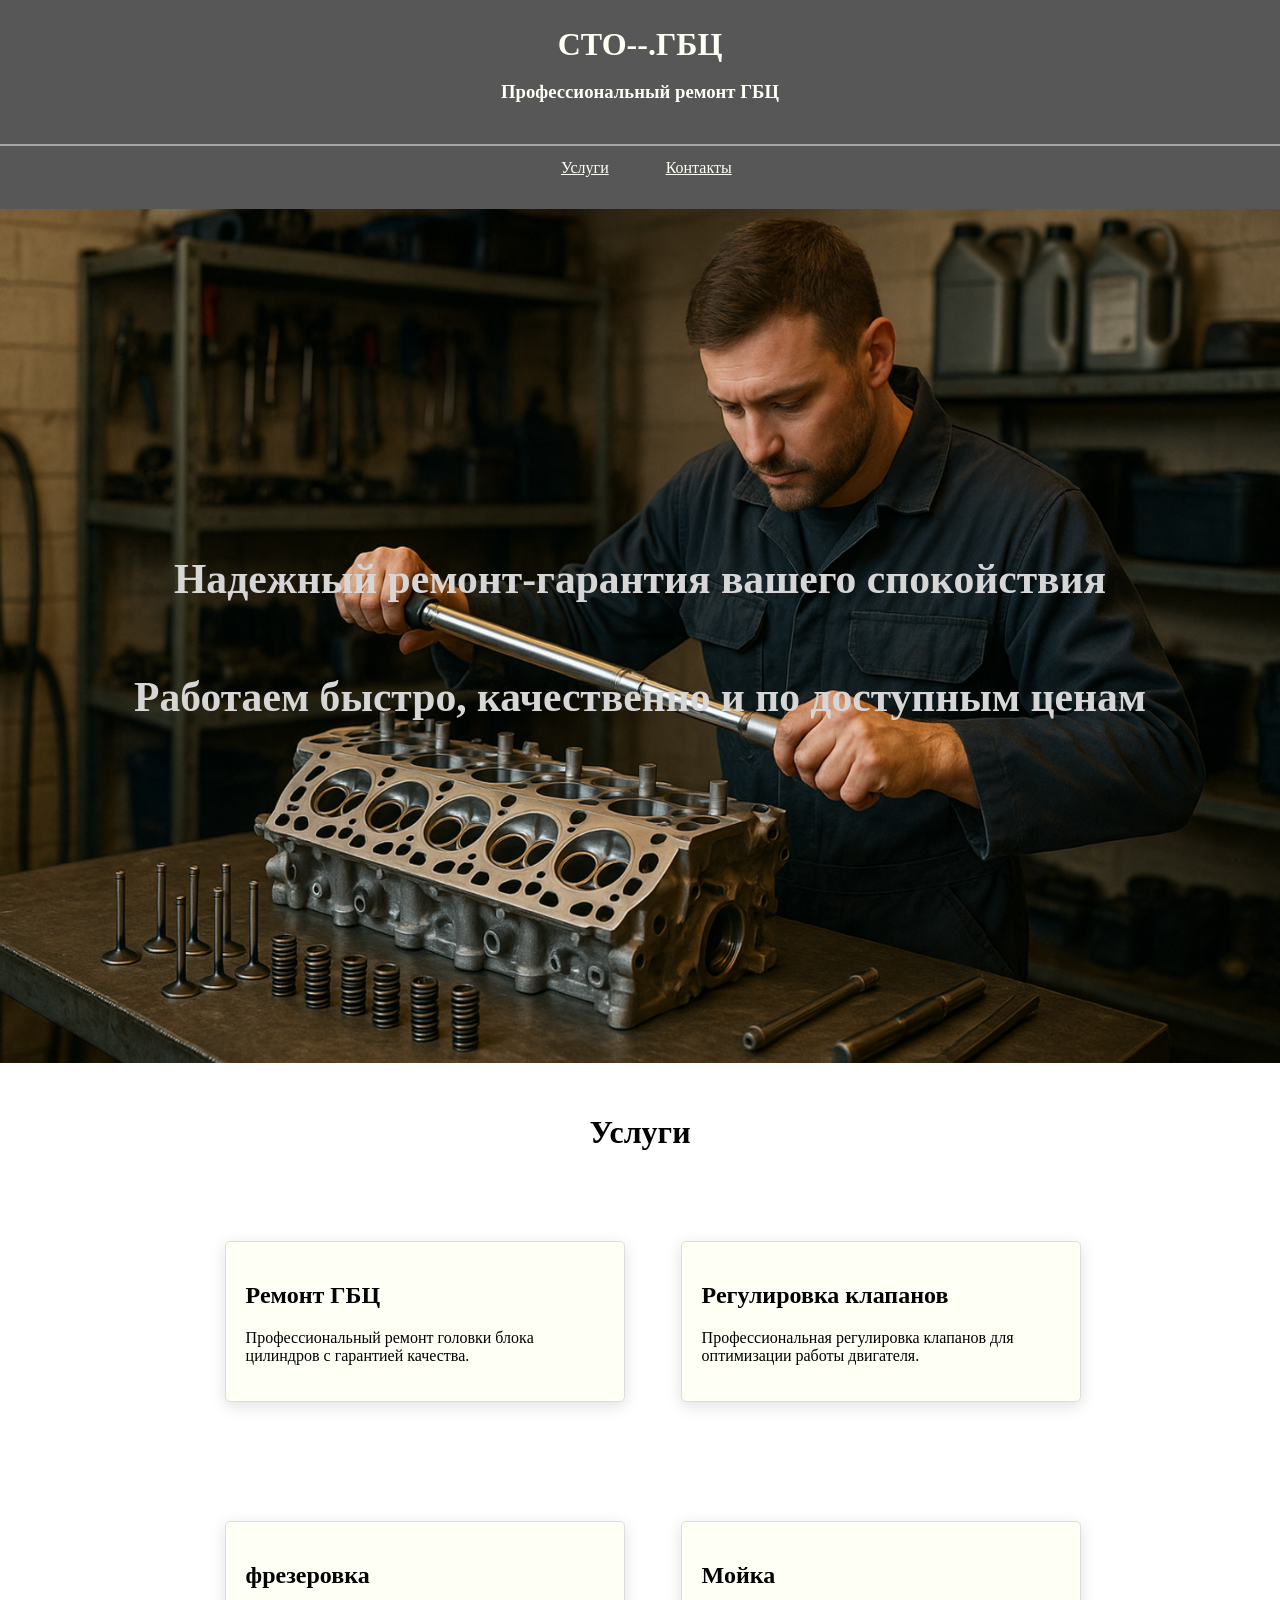
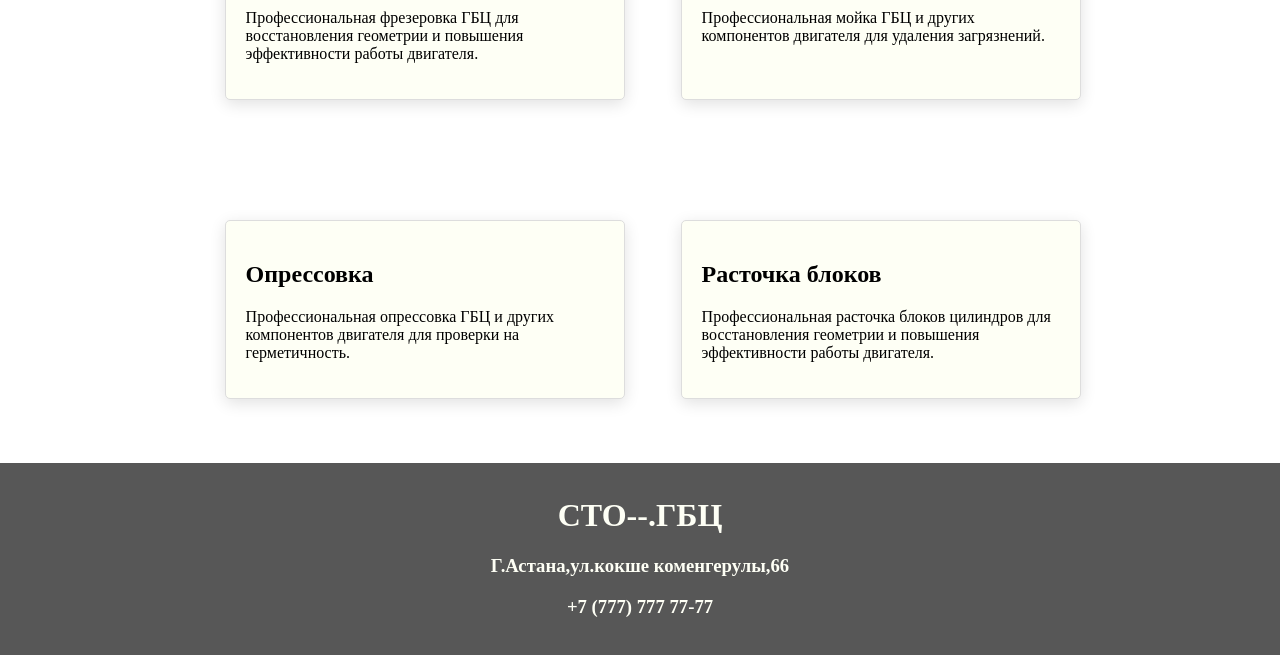
<file: gbc.html>
<!DOCTYPE html>
<html lang="en">
  <head>
    <meta charset="UTF-8" />
    <meta name="viewport" content="width=device-width, initial-scale=1.0" />
    <title>.ГБЦ</title>
    <link rel="stylesheet" href="css/style.css" />
  </head>
  <body>
    <div class="web">
      <div class="container">
        <div class="header">
          <div class="had">
            <div class="had-top">
              <h1 class="zag">СТО--.ГБЦ</h1>
              <h3 class="zagg">Профессиональный ремонт ГБЦ</h3>
            </div>
            <div class="border">
              <hr class="border-line" />
            </div>
            <div class="had-top2">
              <div class="fon">
                <div class="but">
                    <a href="#uslugi" class="zag2">Услуги</a>
                  <a href="#kontakti" class="zagg2">Контакты</a>
                </div>
              </div>
            </div>
            <div class="had-tors">
              <div class="foto">
                <div class="imgg">
                  <img src="images/img1500-1000.png" alt="" width="100%" />
                  <div class="cccs">
                    <h1 class="ссс">
                      Надежный ремонт-гарантия вашего спокойствия
                    </h1>
                    <h3 class="cc">
                        Работаем быстро, качественно и по доступным ценам
                    </h3>
                  </div>
                </div>
              </div>
            </div>
          </div>
        </div>
        <div class="torso">
            <div class="servis">
                <div class="h" id="uslugi">
                    <h1>Услуги</h1>
                </div>
                <div class="servis-list">
                    <div class="servis-item">
                        <h2>Ремонт ГБЦ</h2>
                        <p>Профессиональный ремонт головки блока цилиндров с гарантией качества.</p>
                    </div>
                    <div class="servis-item">
                        <h2>Регулировка клапанов</h2>
                        <p>Профессиональная регулировка клапанов для оптимизации работы двигателя.</p>
                    </div>
                    <div class="servis-item">
                        <h2>фрезеровка</h2>
                        <p>Профессиональная фрезеровка ГБЦ для восстановления геометрии и повышения эффективности работы двигателя.</p>
                    </div>
                    <div class="servis-item">
                        <h2>Мойка</h2>
                        <p>Профессиональная мойка ГБЦ и других компонентов двигателя для удаления загрязнений.</p>
                    </div>
                    <div class="servis-item">
                        <h2>Опрессовка</h2>
                        <p>Профессиональная опрессовка ГБЦ и других компонентов двигателя для проверки на герметичность.</p>
                    </div>
                    <div class="servis-item">
                        <h2>Расточка блоков</h2>
                        <p>Профессиональная расточка блоков цилиндров для восстановления геометрии и повышения эффективности работы двигателя.</p>
                    </div>
            </div>
        </div>
      </div>
      <div class="down">
        <div class="kon" id="kontakti">
            <div class="log">
                <h1>СТО--.ГБЦ</h1>
            </div>
            <div class="add">
                <h3>Г.Астана,ул.кокше коменгерулы,66</h3>
            </div>
            <div class="nom">
                <h3>+7 (777) 777 77-77</h3>
            </div>
        </div>
      </div>
    </div>
  </body>
</html>
</file>
<file: css/main.css>
/* =========================================================
   service kuzova 01 — основной файл стилей
   Структура: переменные → база → компоненты → секции → адаптив
   ========================================================= */

:root {
  --bg: #0d1015;
  --bg-alt: #12161d;
  --surface: #181d26;
  --surface-2: #1f2530;
  --border: rgba(255, 255, 255, 0.08);
  --text: #eef1f5;
  --muted: #9aa3b2;
  --accent: #ff6a1a;
  --accent-2: #ffb02e;
  --cyan: #5ee1ff;
  --success: #1fc28b;
  --danger: #ff4d5e;
  --radius: 18px;
  --radius-sm: 12px;
  --shadow: 0 20px 50px rgba(0, 0, 0, 0.35);
  --gradient: linear-gradient(135deg, var(--accent), var(--accent-2));
  --font: "Inter", system-ui, -apple-system, "Segoe UI", Roboto, Arial, sans-serif;
  --font-head: "Unbounded", "Inter", system-ui, sans-serif;
  --header-h: 76px;
}

/* ---------- База ---------- */
*,
*::before,
*::after { box-sizing: border-box; }

html { scroll-behavior: smooth; scroll-padding-top: var(--header-h); }

html, body { overflow-x: clip; }

body {
  margin: 0;
  font-family: var(--font);
  font-size: 16px;
  line-height: 1.6;
  color: var(--text);
  background: var(--bg);
  -webkit-font-smoothing: antialiased;
  overflow-x: hidden;
}

body.no-scroll { overflow: hidden; }

h1, h2, h3, h4 { margin: 0; line-height: 1.2; }
p { margin: 0; }
a { color: inherit; text-decoration: none; }
img, svg { display: block; max-width: 100%; }
button { font: inherit; color: inherit; cursor: pointer; }
.muted { color: var(--muted); }

.container { width: min(1200px, 100% - 32px); margin-inline: auto; }
.container--narrow { width: min(860px, 100% - 32px); }

.text-gradient {
  background: var(--gradient);
  -webkit-background-clip: text;
  background-clip: text;
  color: transparent;
}

/* ---------- Кнопки ---------- */
.btn {
  display: inline-flex;
  align-items: center;
  justify-content: center;
  gap: 8px;
  padding: 15px 28px;
  border-radius: 999px;
  border: 1px solid transparent;
  font-weight: 600;
  transition: transform .2s, box-shadow .2s, background .2s, border-color .2s;
  white-space: nowrap;
}
.btn:hover { transform: translateY(-2px); }
.btn--primary {
  background: var(--gradient);
  color: #1a0d04;
  box-shadow: 0 10px 30px rgba(255, 106, 26, 0.35);
}
.btn--primary:hover { box-shadow: 0 14px 38px rgba(255, 106, 26, 0.5); }
.btn--ghost { border-color: var(--border); background: rgba(255, 255, 255, 0.04); }
.btn--ghost:hover { border-color: var(--accent); }
.btn--sm { padding: 10px 20px; font-size: 14px; }
.btn--block { width: 100%; }

/* ---------- Шапка ---------- */
.header {
  position: fixed;
  inset: 0 0 auto 0;
  height: var(--header-h);
  z-index: 50;
  transition: background .3s, border-color .3s;
  border-bottom: 1px solid transparent;
}
.header.is-scrolled {
  background: rgba(13, 16, 21, 0.85);
  backdrop-filter: blur(14px);
  -webkit-backdrop-filter: blur(14px);
  border-color: var(--border);
}
.header__inner { height: 100%; display: flex; align-items: center; gap: 24px; }

.logo { white-space: nowrap; display: inline-flex; align-items: center; gap: 10px; font-family: var(--font-head); font-size: 19px; font-weight: 500; }
.logo b { color: var(--accent); font-weight: 700; }
.logo__mark { width: 40px; height: 40px; display: grid; place-items: center; border-radius: 12px; background: var(--gradient); color: #fff; }
.logo__mark svg { width: 30px; }

.nav { display: flex; gap: 22px; margin-left: auto; }
.nav a { white-space: nowrap; font-size: 14px; font-weight: 500; color: var(--muted); position: relative; transition: color .2s; }
.nav a::after { content: ""; position: absolute; left: 0; bottom: -6px; width: 100%; height: 2px; background: var(--accent); transform: scaleX(0); transition: transform .25s; }
.nav a:hover, .nav a.is-active { color: var(--text); }
.nav a.is-active::after, .nav a:hover::after { transform: scaleX(1); }

.header__actions { display: flex; align-items: center; gap: 16px; }
.header__phone { white-space: nowrap; display: inline-flex; align-items: center; gap: 8px; font-weight: 600; font-size: 14px; }
.header__phone svg { width: 18px; color: var(--accent); }

.burger { display: none; width: 44px; height: 44px; border: 1px solid var(--border); border-radius: 12px; background: transparent; padding: 12px 10px; flex-direction: column; justify-content: space-between; }
.burger span { display: block; height: 2px; background: var(--text); border-radius: 2px; transition: transform .3s, opacity .3s; }
.burger.is-open span:nth-child(1) { transform: translateY(8px) rotate(45deg); }
.burger.is-open span:nth-child(2) { opacity: 0; }
.burger.is-open span:nth-child(3) { transform: translateY(-8px) rotate(-45deg); }

/* ---------- Главный экран ---------- */
.hero { position: relative; min-height: 100vh; display: flex; align-items: center; padding: calc(var(--header-h) + 40px) 0 80px; overflow: hidden; }
.hero__bg { position: absolute; inset: 0; pointer-events: none; }
.hero__glow { position: absolute; border-radius: 50%; filter: blur(110px); opacity: .55; }
.hero__glow--1 { width: 520px; height: 520px; background: var(--accent); top: -160px; right: -120px; opacity: .35; }
.hero__glow--2 { width: 420px; height: 420px; background: #2b6cff; bottom: -200px; left: -140px; opacity: .25; }
.hero__grid {
  position: absolute; inset: 0;
  background-image: linear-gradient(rgba(255,255,255,.035) 1px, transparent 1px), linear-gradient(90deg, rgba(255,255,255,.035) 1px, transparent 1px);
  background-size: 56px 56px;
  mask-image: radial-gradient(ellipse at center, #000 30%, transparent 75%);
  -webkit-mask-image: radial-gradient(ellipse at center, #000 30%, transparent 75%);
}
.hero__inner { position: relative; display: grid; grid-template-columns: 1.05fr 1fr; gap: 48px; align-items: center; }

.badge { display: inline-flex; align-items: center; gap: 10px; padding: 8px 16px; border-radius: 999px; background: rgba(255,255,255,.05); border: 1px solid var(--border); font-size: 13px; color: var(--muted); }
.badge__dot { width: 8px; height: 8px; border-radius: 50%; background: var(--success); box-shadow: 0 0 0 0 rgba(31,194,139,.6); animation: pulse 2s infinite; }
@keyframes pulse { 70% { box-shadow: 0 0 0 10px rgba(31,194,139,0); } 100% { box-shadow: 0 0 0 0 rgba(31,194,139,0); } }

.hero__title { font-family: var(--font-head); font-size: clamp(34px, 5vw, 60px); font-weight: 700; margin: 22px 0 20px; letter-spacing: -0.01em; }
.hero__text { color: var(--muted); font-size: 18px; max-width: 560px; }
.hero__buttons { display: flex; flex-wrap: wrap; gap: 14px; margin: 34px 0 44px; }

.hero__stats { list-style: none; padding: 0; margin: 0; display: grid; grid-template-columns: repeat(3, 1fr); gap: 16px; }
.hero__stats li { padding: 16px; border-radius: var(--radius-sm); background: rgba(255,255,255,.03); border: 1px solid var(--border); }
.hero__stats b { display: block; font-family: var(--font-head); font-size: 26px; color: var(--accent-2); }
.hero__stats span { font-size: 13px; color: var(--muted); line-height: 1.3; display: block; }

.hero__visual { position: relative; }
.hero__car { width: 100%; filter: drop-shadow(0 30px 40px rgba(255, 106, 26, 0.18)); animation: float 6s ease-in-out infinite; }
@keyframes float { 50% { transform: translateY(-10px); } }
.hero__car .scan-line { animation: scan 3.5s linear infinite; }
@keyframes scan { from { transform: translateX(0); } to { transform: translateX(720px); } }
.hero__car .wheel { animation: spin 4s linear infinite; }
@keyframes spin { to { transform: rotate(360deg); } }
.hero__car .measure { animation: blink 2.4s ease-in-out infinite; }
@keyframes blink { 50% { opacity: .25; } }

.hero__card { position: absolute; display: flex; align-items: center; gap: 12px; padding: 12px 16px; border-radius: 14px; background: rgba(24, 29, 38, .85); border: 1px solid var(--border); backdrop-filter: blur(10px); box-shadow: var(--shadow); font-size: 14px; z-index: 2; }
.hero__card b { display: block; }
.hero__card small { color: var(--muted); }
.hero__card-icon { font-size: 24px; }
.hero__card--top { top: -70px; left: 0; animation: float 5s ease-in-out infinite; }
.hero__card--bottom { bottom: -20px; right: 0; animation: float 5s ease-in-out infinite reverse; }

/* ---------- Бегущая строка ---------- */
.ticker { overflow: hidden; background: var(--gradient); color: #1a0d04; padding: 14px 0; transform: rotate(-1deg) scaleX(1.02); }
.ticker__track { display: flex; width: max-content; animation: ticker 30s linear infinite; }
.ticker__track span { font-family: var(--font-head); font-weight: 700; font-size: 16px; text-transform: uppercase; padding: 0 28px; white-space: nowrap; }
.ticker__track span::after { content: "✦"; margin-left: 56px; }
@keyframes ticker { to { transform: translateX(-50%); } }

/* ---------- Секции ---------- */
.section { padding: 110px 0; position: relative; }
.section--alt { background: var(--bg-alt); }
.section__head { text-align: center; max-width: 720px; margin: 0 auto 56px; }
.section__tag { display: inline-block; font-size: 13px; font-weight: 600; text-transform: uppercase; letter-spacing: .12em; color: var(--accent); margin-bottom: 14px; }
.section__title { font-family: var(--font-head); font-size: clamp(26px, 3.4vw, 40px); font-weight: 700; margin-bottom: 16px; }
.section__text { color: var(--muted); font-size: 17px; }

/* Появление при прокрутке */
.reveal { opacity: 0; transform: translateY(30px); transition: opacity .7s ease, transform .7s ease; }
.reveal.is-visible { opacity: 1; transform: none; }

/* ---------- Услуги ---------- */
.services { display: grid; grid-template-columns: repeat(3, 1fr); gap: 20px; }
.service { position: relative; padding: 28px 24px; border-radius: var(--radius); background: var(--surface); border: 1px solid var(--border); cursor: pointer; overflow: hidden; display: flex; flex-direction: column; transition: transform .3s, border-color .3s, box-shadow .3s; }
.service::before { content: ""; position: absolute; inset: 0; background: radial-gradient(circle at 0 0, rgba(255,106,26,.18), transparent 60%); opacity: 0; transition: opacity .3s; }
.service:hover { transform: translateY(-6px); border-color: rgba(255,106,26,.5); box-shadow: var(--shadow); }
.service:hover::before { opacity: 1; }
.service__icon { width: 60px; height: 60px; border-radius: 16px; display: grid; place-items: center; background: rgba(255,106,26,.12); color: var(--accent); margin-bottom: 20px; position: relative; }
.service__icon svg { width: 34px; }
.service h3 { font-size: 18px; margin-bottom: 10px; position: relative; }
.service p { color: var(--muted); font-size: 14px; flex: 1; position: relative; }
.service__meta { display: flex; justify-content: space-between; gap: 8px; margin: 20px 0 14px; padding-top: 16px; border-top: 1px dashed var(--border); font-size: 14px; position: relative; }
.service__meta span:first-child { color: var(--accent-2); font-weight: 700; }
.service__meta span:last-child { color: var(--muted); }
.service__more { background: none; border: 0; padding: 0; text-align: left; color: var(--accent); font-weight: 600; font-size: 14px; position: relative; }

/* ---------- Калькулятор ---------- */
.calc { display: grid; grid-template-columns: 340px 1fr; gap: 40px; padding: 36px; border-radius: 24px; background: var(--surface); border: 1px solid var(--border); }
.calc__scheme { display: flex; flex-direction: column; align-items: center; justify-content: center; padding: 20px; border-radius: var(--radius); background: radial-gradient(circle at 50% 40%, rgba(94,225,255,.08), transparent 70%), var(--bg); }
.car-top { width: 100%; max-width: 260px; }
.car-top .part { fill: #2a313d; stroke: #4a5363; stroke-width: 1.5; cursor: pointer; transition: fill .2s, stroke .2s; }
.car-top .part:hover { fill: #3a4352; stroke: var(--accent-2); }
.car-top .part.is-selected { fill: var(--accent); stroke: #ffd7b8; }
.car-top .glass { fill: #1c3a52; stroke: #2e5677; }
.car-top .tire { fill: #0a0c10; }
.car-top .mirror { fill: #4a5363; }
.car-top .car-label { fill: #8b94a3; font-size: 11px; font-weight: 700; text-anchor: middle; letter-spacing: .2em; pointer-events: none; }
.calc__hint { color: var(--muted); font-size: 13px; margin-top: 12px; text-align: center; }

.calc__form { display: flex; flex-direction: column; gap: 22px; }
.field__label { display: block; font-weight: 600; margin-bottom: 10px; }
.chips { display: flex; flex-wrap: wrap; gap: 8px; }
.chip { padding: 9px 16px; border-radius: 999px; border: 1px solid var(--border); background: var(--surface-2); font-size: 14px; transition: background .2s, border-color .2s, color .2s; }
.chip:hover { border-color: var(--accent); }
.chip.is-active { background: rgba(255,106,26,.16); border-color: var(--accent); color: var(--accent-2); }

.selected-parts { list-style: none; margin: 0; padding: 0; display: flex; flex-wrap: wrap; gap: 8px; min-height: 36px; }
.selected-parts li:not(.muted) { display: inline-flex; align-items: center; gap: 8px; padding: 6px 8px 6px 14px; border-radius: 999px; background: var(--surface-2); border: 1px solid var(--border); font-size: 14px; }
.selected-parts button { width: 22px; height: 22px; border-radius: 50%; border: 0; background: rgba(255,255,255,.08); line-height: 1; }
.selected-parts button:hover { background: var(--danger); }

.calc__result { display: flex; align-items: center; justify-content: space-between; gap: 20px; flex-wrap: wrap; padding: 22px 24px; border-radius: var(--radius); background: linear-gradient(135deg, rgba(255,106,26,.14), rgba(255,176,46,.06)); border: 1px solid rgba(255,106,26,.35); }
.calc__price { font-family: var(--font-head); font-size: clamp(24px, 3vw, 34px); font-weight: 700; margin: 4px 0; }
.calc__note { font-size: 12px; color: var(--muted); }
.calc__warn { padding: 16px 18px; border-radius: var(--radius-sm); background: rgba(255,176,46,.08); border: 1px solid rgba(255,176,46,.4); font-size: 14px; line-height: 1.55; }
.calc__warn b { color: var(--accent-2); }
.calc__warn a { color: var(--accent-2); font-weight: 600; white-space: nowrap; }

/* ---------- Этапы ---------- */
.steps { list-style: none; padding: 0; margin: 0; display: grid; grid-template-columns: repeat(3, 1fr); gap: 20px; counter-reset: step; }
.step { padding: 30px; border-radius: var(--radius); background: var(--surface); border: 1px solid var(--border); position: relative; overflow: hidden; }
.step__num { font-family: var(--font-head); font-size: 54px; font-weight: 800; line-height: 1; background: var(--gradient); -webkit-background-clip: text; background-clip: text; color: transparent; opacity: .9; }
.step h3 { margin: 16px 0 10px; font-size: 19px; }
.step p { color: var(--muted); font-size: 15px; }
.step::after { content: ""; position: absolute; right: -40px; bottom: -40px; width: 120px; height: 120px; border-radius: 50%; border: 18px solid rgba(255,106,26,.06); }

/* ---------- До / после ---------- */
.works__tabs, .prices__tabs { display: flex; justify-content: center; flex-wrap: wrap; gap: 10px; margin-bottom: 28px; }
.works__tab, .prices__tab { padding: 11px 22px; border-radius: 999px; border: 1px solid var(--border); background: var(--surface); font-weight: 500; font-size: 15px; transition: all .2s; }
.works__tab:hover, .prices__tab:hover { border-color: var(--accent); }
.works__tab.is-active, .prices__tab.is-active { background: var(--gradient); color: #1a0d04; border-color: transparent; font-weight: 600; }

.ba { position: relative; aspect-ratio: 16 / 8; max-width: 980px; margin: 0 auto; border-radius: 24px; overflow: hidden; border: 1px solid var(--border); background: var(--bg); user-select: none; }
.ba__layer { position: absolute; inset: 0; }
.ba__layer svg { width: 100%; height: 100%; }
.ba__before { clip-path: inset(0 50% 0 0); }
.ba__label { position: absolute; top: 18px; padding: 6px 14px; border-radius: 999px; font-size: 12px; font-weight: 700; letter-spacing: .1em; background: rgba(0,0,0,.55); backdrop-filter: blur(6px); z-index: 3; }
.ba__label--before { left: 18px; color: #ff9b9b; }
.ba__label--after { right: 18px; color: #8ff0c6; }
.ba__handle { position: absolute; top: 0; bottom: 0; left: 50%; width: 3px; margin-left: -1.5px; background: #fff; z-index: 2; pointer-events: none; }
.ba__handle span { position: absolute; top: 50%; left: 50%; width: 48px; height: 48px; margin: -24px 0 0 -24px; border-radius: 50%; background: #fff; box-shadow: 0 6px 20px rgba(0,0,0,.4); }
.ba__handle span::before { content: "◀ ▶"; position: absolute; inset: 0; display: grid; place-items: center; font-size: 12px; color: #111; letter-spacing: 2px; }
.ba__range { position: absolute; inset: 0; width: 100%; height: 100%; opacity: 0; cursor: ew-resize; z-index: 4; margin: 0; }

.works__info { max-width: 980px; margin: 24px auto 0; display: grid; grid-template-columns: repeat(4, 1fr); gap: 14px; }
.works__info div { padding: 16px 18px; border-radius: var(--radius-sm); background: var(--surface); border: 1px solid var(--border); }
.works__info span { display: block; font-size: 12px; color: var(--muted); text-transform: uppercase; letter-spacing: .06em; }
.works__info b { font-size: 15px; }

/* ---------- Цены ---------- */
.prices { max-width: 900px; margin: 0 auto; }
.prices__panel { display: none; border-radius: var(--radius); background: var(--surface); border: 1px solid var(--border); overflow: hidden; }
.prices__panel.is-active { display: block; animation: fadeIn .4s ease; }
@keyframes fadeIn { from { opacity: 0; transform: translateY(10px); } }
.price-table { width: 100%; border-collapse: collapse; }
.price-table th, .price-table td { padding: 16px 24px; text-align: left; }
.price-table th { font-size: 12px; text-transform: uppercase; letter-spacing: .08em; color: var(--muted); background: var(--surface-2); font-weight: 600; }
.price-table tbody tr { border-top: 1px solid var(--border); transition: background .2s; }
.price-table tbody tr:hover { background: rgba(255,106,26,.06); }
.price-table td:nth-child(2) { color: var(--muted); }
.price-table td:last-child, .price-table th:last-child { text-align: right; white-space: nowrap; }
.price-table td:last-child { font-weight: 700; color: var(--accent-2); }

/* ---------- Преимущества и команда ---------- */
.features { display: grid; grid-template-columns: repeat(3, 1fr); gap: 20px; }
.feature { padding: 28px; border-radius: var(--radius); background: var(--surface); border: 1px solid var(--border); transition: border-color .3s, transform .3s; }
.feature:hover { border-color: rgba(255,106,26,.45); transform: translateY(-4px); }
.feature__icon { display: grid; place-items: center; width: 54px; height: 54px; border-radius: 14px; background: var(--surface-2); font-size: 26px; margin-bottom: 18px; }
.feature h3 { font-size: 18px; margin-bottom: 8px; }
.feature p { color: var(--muted); font-size: 15px; }


/* ---------- Отзывы (2ГИС) ---------- */
.gis { display: grid; grid-template-columns: auto 1fr auto; align-items: center; gap: 28px; max-width: 980px; margin: 0 auto; padding: 32px; border-radius: 24px; background: linear-gradient(135deg, rgba(25,170,30,.12), rgba(255,255,255,.02)); border: 1px solid rgba(25,170,30,.35); }
.gis__logo { width: 84px; height: 84px; border-radius: 22px; display: grid; place-items: center; background: #19aa1e; color: #fff; font-family: var(--font-head); font-weight: 800; font-size: 18px; }
.gis__text h3 { font-size: 22px; margin-bottom: 6px; }
.gis__text p { color: var(--muted); }
.gis__actions { display: flex; flex-wrap: wrap; gap: 12px; }
.stars { color: #f5b301; letter-spacing: 2px; white-space: nowrap; }
.reviews { display: grid; grid-template-columns: repeat(auto-fill, minmax(280px, 1fr)); gap: 16px; max-width: 980px; margin: 28px auto 0; }
.review { padding: 22px; border: 1px solid var(--border); border-radius: var(--radius-sm); background: var(--surface); }
.review__head { display: flex; align-items: center; gap: 12px; margin-bottom: 12px; }
.review__head > div { flex: 1; min-width: 0; }
.review__head b { display: block; }
.review__head small { color: var(--muted); font-size: 13px; }
.review__ava { flex: none; width: 42px; height: 42px; border-radius: 50%; display: grid; place-items: center; background: #19aa1e; color: #fff; font-weight: 700; }
.ba__photo { width: 100%; height: 100%; object-fit: cover; display: block; }

/* ---------- FAQ ---------- */
.faq { display: flex; flex-direction: column; gap: 12px; }
.faq__item { border-radius: var(--radius-sm); background: var(--surface); border: 1px solid var(--border); transition: border-color .3s; }
.faq__item[open] { border-color: rgba(255,106,26,.45); }
.faq__item summary { list-style: none; cursor: pointer; padding: 20px 60px 20px 24px; font-weight: 600; position: relative; }
.faq__item summary::-webkit-details-marker { display: none; }
.faq__item summary::after { content: "+"; position: absolute; right: 20px; top: 50%; width: 30px; height: 30px; margin-top: -15px; border-radius: 50%; display: grid; place-items: center; background: var(--surface-2); color: var(--accent); font-size: 20px; transition: transform .3s; }
.faq__item[open] summary::after { transform: rotate(45deg); }
.faq__item p { padding: 0 24px 22px; color: var(--muted); }

/* ---------- Запись ---------- */
.booking { display: grid; grid-template-columns: 1fr 1.2fr; gap: 56px; align-items: start; }
.booking .section__title, .booking .section__text, .contacts .section__title { text-align: left; }
.checklist { list-style: none; padding: 0; margin: 28px 0 0; display: grid; gap: 14px; }
.checklist li { display: flex; gap: 12px; align-items: center; }
.checklist li::before { content: "✓"; flex: 0 0 28px; height: 28px; border-radius: 50%; display: grid; place-items: center; background: rgba(31,194,139,.15); color: var(--success); font-weight: 700; }

.form { padding: 34px; border-radius: 24px; background: var(--surface); border: 1px solid var(--border); display: flex; flex-direction: column; gap: 16px; box-shadow: var(--shadow); }
.form__row { display: grid; grid-template-columns: 1fr 1fr; gap: 16px; }
.form__field { display: flex; flex-direction: column; gap: 6px; }
.form__field label { font-size: 14px; font-weight: 500; color: var(--muted); }
.form input[type="text"], .form input[type="tel"], .form input[type="date"], .form select, .form textarea {
  width: 100%; padding: 13px 16px; border-radius: var(--radius-sm); border: 1px solid var(--border); background: var(--bg); color: var(--text); font: inherit; font-size: 15px; transition: border-color .2s, box-shadow .2s; color-scheme: dark;
}
.form textarea { resize: vertical; }
.form input:focus, .form select:focus, .form textarea:focus { outline: none; border-color: var(--accent); box-shadow: 0 0 0 4px rgba(255,106,26,.15); }
.form .is-invalid { border-color: var(--danger) !important; }
.form__error { color: var(--danger); font-size: 12px; min-height: 0; }
.upload { display: block; padding: 16px; border: 1.5px dashed var(--border); border-radius: var(--radius-sm); text-align: center; color: var(--muted); cursor: pointer; transition: border-color .2s, color .2s; }
.upload:hover { border-color: var(--accent); color: var(--text); }
.upload input { display: none; }
.upload__preview { display: flex; flex-wrap: wrap; gap: 8px; }
.upload__preview img { width: 64px; height: 64px; object-fit: cover; border-radius: 10px; border: 1px solid var(--border); }
.checkbox { display: flex; gap: 10px; align-items: flex-start; font-size: 14px; color: var(--muted); cursor: pointer; }
.checkbox input { width: 18px; height: 18px; accent-color: var(--accent); margin-top: 2px; }

/* ---------- Контакты ---------- */
.contacts { display: grid; grid-template-columns: 1fr 1.3fr; gap: 40px; align-items: stretch; }
.contacts__list { list-style: none; padding: 0; margin: 10px 0 28px; display: grid; gap: 18px; }
.contacts__list li { display: flex; gap: 16px; align-items: flex-start; }
.contacts__list li > span { flex: 0 0 46px; height: 46px; border-radius: 12px; display: grid; place-items: center; background: var(--surface); border: 1px solid var(--border); font-size: 20px; }
.contacts__list b { display: block; font-size: 13px; color: var(--muted); font-weight: 500; }
.contacts__list a:hover { color: var(--accent); }
.socials { display: flex; flex-wrap: wrap; gap: 10px; }
.social { padding: 10px 18px; border-radius: 999px; border: 1px solid var(--border); background: var(--surface); font-size: 14px; font-weight: 500; transition: border-color .2s, color .2s; }
.social:hover { border-color: var(--accent); color: var(--accent); }
.contacts__map { min-height: 400px; border-radius: 24px; overflow: hidden; border: 1px solid var(--border); background: var(--surface); }
.contacts__map iframe { width: 100%; height: 100%; min-height: 400px; border: 0; filter: grayscale(.4) invert(.9) hue-rotate(180deg) contrast(.9); }

/* ---------- Подвал ---------- */
.footer { padding: 70px 0 30px; border-top: 1px solid var(--border); background: var(--bg); }
.footer__inner { display: grid; grid-template-columns: 1.6fr 1fr 1fr 1fr; gap: 40px; }
.footer__inner .muted { margin-top: 16px; font-size: 14px; max-width: 300px; }
.footer__col { display: flex; flex-direction: column; gap: 10px; font-size: 14px; }
.footer__col h4 { font-size: 15px; margin-bottom: 6px; }
.footer__col a { color: var(--muted); transition: color .2s; }
.footer__col a:hover { color: var(--accent); }
.footer__bottom { display: flex; justify-content: space-between; flex-wrap: wrap; gap: 10px; margin-top: 50px; padding-top: 24px; border-top: 1px solid var(--border); font-size: 13px; }

/* ---------- Плавающие кнопки ---------- */
.float-wa { position: fixed; right: 24px; bottom: 24px; width: 58px; height: 58px; border-radius: 50%; display: grid; place-items: center; background: #25d366; color: #fff; box-shadow: 0 10px 30px rgba(37,211,102,.45); z-index: 40; transition: transform .2s; }
.float-wa:hover { transform: scale(1.08); }
.float-wa svg { width: 30px; }
.to-top { position: fixed; right: 30px; bottom: 96px; width: 46px; height: 46px; border-radius: 50%; border: 1px solid var(--border); background: var(--surface); font-size: 18px; z-index: 40; opacity: 0; visibility: hidden; transform: translateY(10px); transition: all .3s; }
.to-top.is-visible { opacity: 1; visibility: visible; transform: none; }
.to-top:hover { border-color: var(--accent); }

/* ---------- Модальное окно ---------- */
.modal { position: fixed; inset: 0; z-index: 100; display: grid; place-items: center; padding: 16px; visibility: hidden; opacity: 0; transition: opacity .3s, visibility .3s; }
.modal.is-open { visibility: visible; opacity: 1; }
.modal__backdrop { position: absolute; inset: 0; background: rgba(0,0,0,.7); backdrop-filter: blur(6px); }
.modal__dialog { position: relative; width: min(620px, 100%); max-height: 90vh; overflow-y: auto; padding: 36px; border-radius: 24px; background: var(--surface); border: 1px solid var(--border); box-shadow: var(--shadow); transform: translateY(20px) scale(.97); transition: transform .3s; }
.modal.is-open .modal__dialog { transform: none; }
.modal__close { position: absolute; top: 14px; right: 14px; width: 40px; height: 40px; border-radius: 50%; border: 0; background: var(--surface-2); font-size: 24px; line-height: 1; }
.modal__close:hover { background: var(--accent); }
.modal h3 { font-family: var(--font-head); font-size: 24px; margin: 0 40px 12px 0; }
.modal p { color: var(--muted); margin-bottom: 18px; }
.modal h4 { margin: 18px 0 10px; font-size: 16px; }
.modal ul { margin: 0; padding-left: 20px; color: var(--muted); display: grid; gap: 6px; }
.modal__meta { display: grid; grid-template-columns: repeat(3, 1fr); gap: 10px; margin: 22px 0; }
.modal__meta div { padding: 12px; border-radius: 12px; background: var(--bg); border: 1px solid var(--border); }
.modal__meta span { display: block; font-size: 12px; color: var(--muted); }
.modal__meta b { color: var(--accent-2); }
.modal__success { text-align: center; }
.modal__success .icon { width: 80px; height: 80px; margin: 0 auto 20px; border-radius: 50%; display: grid; place-items: center; font-size: 40px; background: rgba(31,194,139,.15); color: var(--success); }
.modal__success h3 { margin-right: 0; }

/* =========================================================
   Адаптивность
   ========================================================= */
@media (max-width: 1320px) {
  .header__phone { display: none; }
}

@media (max-width: 1100px) {
  .nav { gap: 16px; }
  .services { grid-template-columns: repeat(2, 1fr); }
  .calc { grid-template-columns: 280px 1fr; }
}

@media (max-width: 960px) {
  .nav {
    position: fixed; top: var(--header-h); left: 0; right: 0; bottom: 0;
    flex-direction: column; gap: 0; padding: 20px 16px;
    background: rgba(13,16,21,.98);
    transform: translateX(100%); transition: transform .35s ease;
  }
  .nav.is-open { transform: none; }
  .nav a { font-size: 20px; padding: 16px 0; border-bottom: 1px solid var(--border); color: var(--text); }
  .nav a::after { display: none; }
  .burger { display: flex; }
  .header__actions { margin-left: auto; }
  .hero__inner { grid-template-columns: 1fr; }
  .hero__visual { order: -1; max-width: 560px; margin: 0 auto 10px; width: 100%; }
  .gis { grid-template-columns: auto 1fr; }
  .gis__actions { grid-column: 1 / -1; }
  .calc { grid-template-columns: 1fr; padding: 24px; }
  .steps, .features { grid-template-columns: repeat(2, 1fr); }
  .booking, .contacts { grid-template-columns: 1fr; gap: 36px; }
  .footer__inner { grid-template-columns: 1fr 1fr; }
  .works__info { grid-template-columns: repeat(2, 1fr); }
}

@media (max-width: 600px) {
  :root { --header-h: 66px; }
  .header .btn--sm { display: none; }
  .section { padding: 76px 0; }
  .section__head { margin-bottom: 40px; }
  .hero { padding-top: calc(var(--header-h) + 20px); }
  .hero__text { font-size: 16px; }
  .hero__buttons .btn { flex: 1 1 100%; }
  .hero__card { display: none; }
  .services, .steps, .features { grid-template-columns: 1fr; }
  .hero__stats { grid-template-columns: 1fr; }
  .hero__stats li { display: flex; align-items: center; gap: 14px; }
  .gis { grid-template-columns: 1fr; text-align: center; padding: 24px; }
  .gis__logo { margin: 0 auto; }
  .gis__actions .btn { flex: 1 1 100%; }
  .form { padding: 22px; }
  .form__row { grid-template-columns: 1fr; }
  .calc__result { flex-direction: column; align-items: stretch; text-align: center; }
  .price-table th, .price-table td { padding: 14px 14px; font-size: 14px; }
  .price-table th:nth-child(2), .price-table td:nth-child(2) { display: none; }
  .ba { aspect-ratio: 4 / 3; }
  .modal__dialog { padding: 26px 20px; }
  .modal__meta { grid-template-columns: 1fr; }
  .footer__inner { grid-template-columns: 1fr; }
  .float-wa { right: 16px; bottom: 16px; }
  .to-top { right: 22px; bottom: 84px; }
}

@media (prefers-reduced-motion: reduce) {
  *, *::before, *::after { animation: none !important; transition: none !important; }
  html { scroll-behavior: auto; }
  .reveal { opacity: 1; transform: none; }
}

/* ---------- Кнопки WhatsApp ---------- */
.btn--wa { border: 0; }
.btn--wa::before { content: ""; width: 20px; height: 20px; background: url("data:image/svg+xml,%3Csvg xmlns='http://www.w3.org/2000/svg' viewBox='0 0 32 32'%3E%3Cpath fill='%231a0d04' d='M16 3a13 13 0 00-11.2 19.6L3 29l6.6-1.7A13 13 0 1016 3zm5.8 15.7c-.3-.2-1.9-.9-2.2-1-.3-.1-.5-.2-.7.2l-1 1.2c-.2.2-.4.2-.7.1a8.7 8.7 0 01-4.3-3.8c-.3-.5.3-.5.9-1.6.1-.2 0-.4 0-.5l-1-2.4c-.3-.6-.5-.5-.7-.5h-.6c-.2 0-.6.1-.9.4-.3.3-1.2 1.1-1.2 2.8s1.2 3.2 1.4 3.4c.2.2 2.4 3.6 5.7 5 2.1.9 2.9 1 4 .8.6-.1 1.9-.8 2.2-1.5.3-.8.3-1.4.2-1.5-.1-.2-.3-.3-.6-.4z'/%3E%3C/svg%3E") center / contain no-repeat; }
.form__note { font-size: 13px; color: var(--muted); text-align: center; }
</file>
<file: css/style.css>
body{
    margin: 0;
    padding: 0;
}

h1{
    border-top: 0;
}

/*================ Шапка сайта ================*/

.had{
    background-color: #575757;
    height: 20vh;
    width: 100%;
    padding: 0% 0% 0% 0%;
    /* margin: 0% 0% 0% 40%; */
}

.zag{
    padding: 2% 0 0 0;
    margin: 0 0 0 0;
    text-align: center;
    color: #fefff5;

}

.zagg{
    text-align: center;
    color: #fefff5;
    margin-bottom: 3.2%;
}

.border-line {
    border: none;
    height: 2px;
    margin: 0 0;
    background-color: #a7a7a7;
    /* padding-top: 5; */
    /* width: 100%; */
}

.fon{
    width: 100%;
    height: 7vh;
    background-color: #575757;
}

.zag2{
        /* padding: 2% 0 0 0; */
    margin: 0 0 0 0;
    text-align: center;
    color: #fefff5;
}

.zagg2{
    color: #fefff5;
    margin-left: 5%;
}

.but{
    display: flex;
    justify-content: center;
    align-items: center;
    padding: 1% 5% 0% 0%;
    margin-left: 6%;
}

.imgg{
    position: relative;
}

.imgg img{
    display: block;
}

.cccs {
    position: absolute;
    top: 50%;
    left: 50%;
    transform: translate(-50%, -50%);
    display: flex;
    flex-direction: column;
    justify-content: center;
    align-items: center;
    width: 90%;
    z-index: 2;
    color: #d6d6d6;
}

/* компьютер и ноутбук*/
.cccs {
    font-size: 130%;
    padding: 2% 4%;
}
.cc {
    font-size: 200%;
    margin-bottom: 2%;
}
.ccc {
    font-size: 130%;
    padding: 2% 4%;
    margin-bottom: 2%;
}

/* Планшеты */
@media (max-width: 900px) {
    .cccs {
        font-size: 110%;
        padding: 3% 5%;
    }
    .cc {
        font-size: 150%;
        margin-bottom: 3%;
    }
    .ccc {
        font-size: 110%;
        padding: 3% 5%;
        margin-bottom: 3%;
    }
}

/* Телефоны */
@media (max-width: 600px) {
    .cccs {
        font-size: 100%;
        padding: 4% 6%;
    }
    .cc {
        font-size: 90%;
        margin-bottom: 4%;
    }
    .ccc {
        font-size: 100%;
        padding: 4% 6%;
        margin-bottom: 4%;
    }
}



/*================== Услуги =========================== */

.h {
    margin-top: 73%; 
    /* margin-left: 6%; */
    text-align: center;
}

.servis-list{
    display: flex;
    flex-wrap: wrap;
    justify-content: center;
    /* align-items: center; */
    margin-top: 5%;
    
    
}

.servis-item{
    background-color: #fefff5;
    border: 1px solid #ddd;
    border-radius: 5px;
    padding: 20px;
    margin: 5% 0% 5% 4%;
    box-shadow: 0 4px 16px rgba(0,0,0,0.12);
}    


/* Адаптация для планшетов */
@media (max-width: 900px) {
    .servis-item {
        width: 40%;
        margin-left: 5%;
        margin-top: 5%;
        height: auto;
    }
}

/* Адаптация для мобильных устройств */
@media (max-width: 400px) {
    .servis-list {
        flex-direction: column;
        align-items: center;
    }
    .servis-item {
        width: 90%;
        margin-left: 0;
        margin-top: 5%;
        height: auto;
    }
}

/* Адаптация для компьютеров и ноутбуков */
@media (min-width: 901px) {
    .servis-item {
        width: 28%;
        margin-left: 2%;
        margin-top: 2%;
        height: auto;
    }
    .servis-list {
        gap: 30px; 
    }
} 

.servis-item:hover {
    transform: translateY(-5px);
    box-shadow: 0 8px 32px rgba(0,0,0,0.12);
}

/* ================Контакты==================== */

.kon{
 background-color: #575757;
    height: 20vh;
    width: 100%;
    padding: 0;
    color: #fefff5;
    text-align: center;
    padding-top: 1%;
}

.nom{

}
</file>
